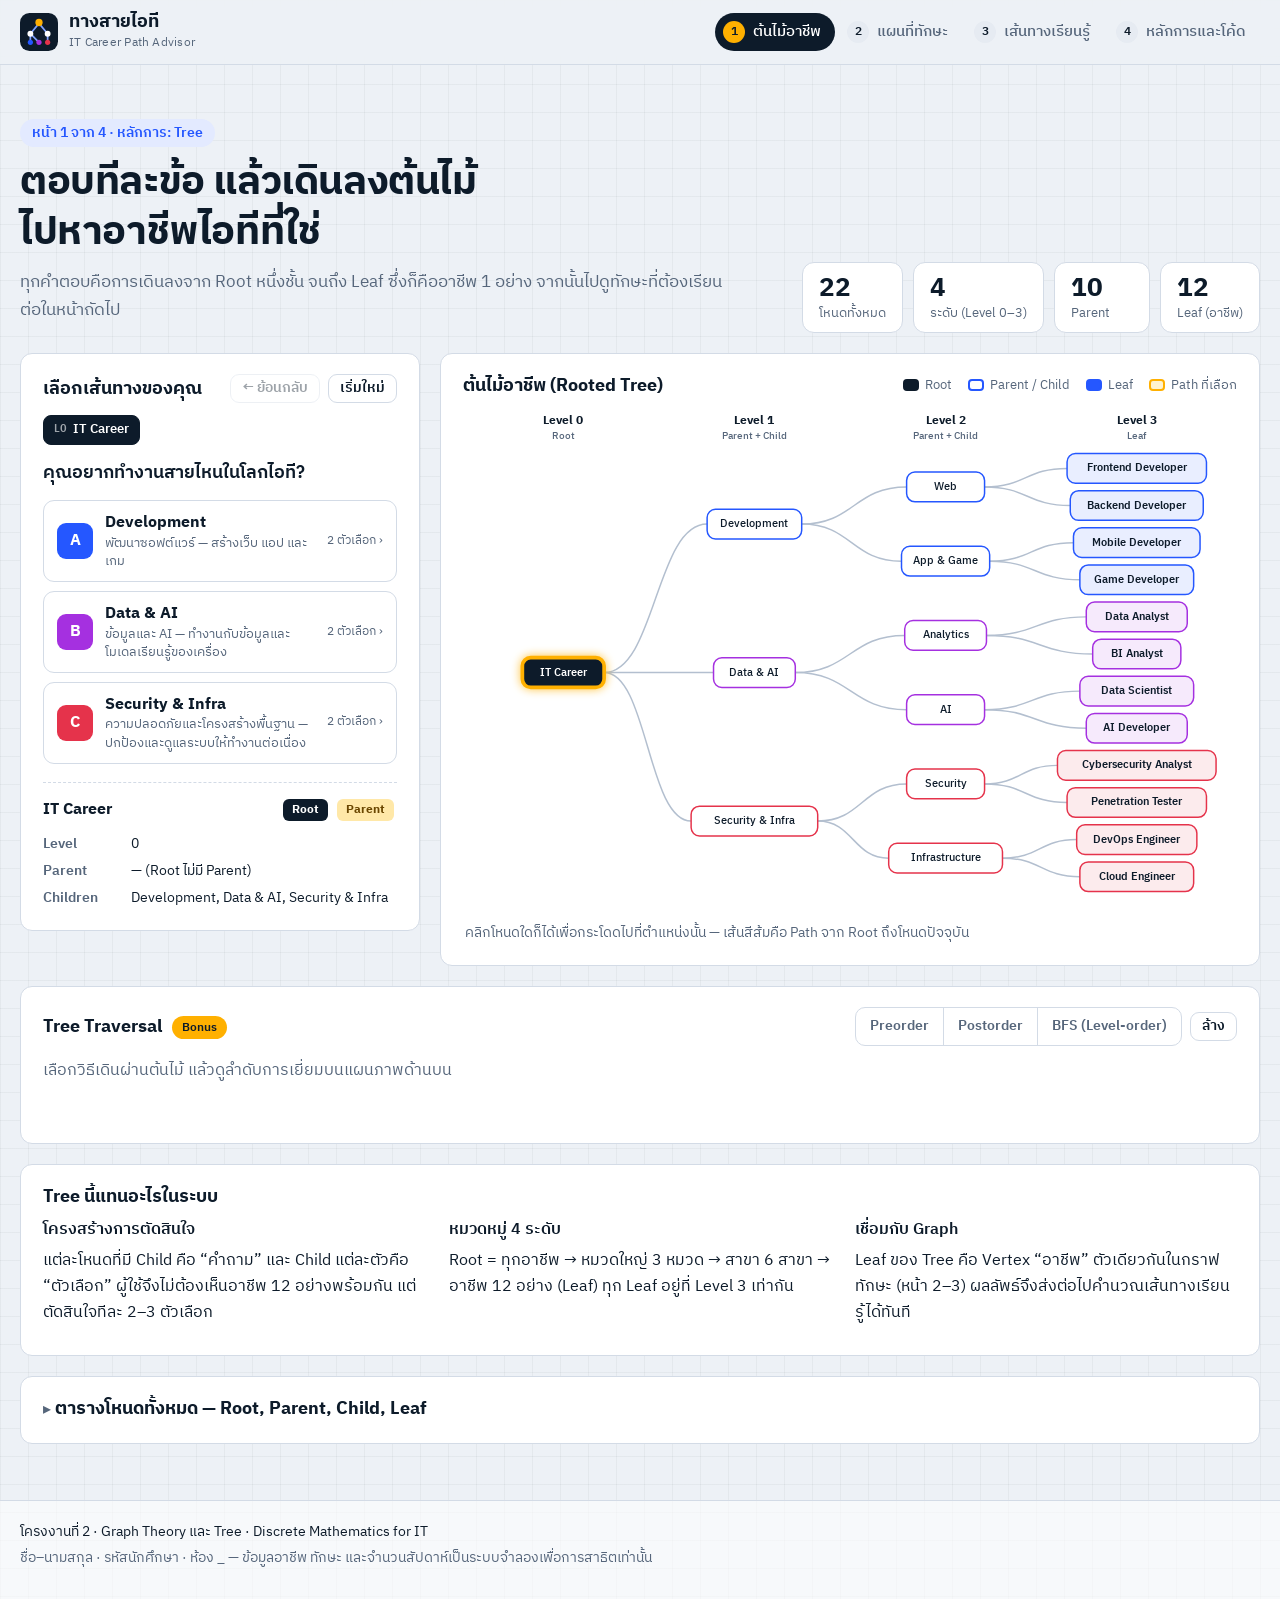
<file: index.html>
<!doctype html>
<html lang="th">
<head>
  <meta charset="utf-8">
  <meta name="viewport" content="width=device-width, initial-scale=1">
  <title>ต้นไม้อาชีพ · ทางสายไอที</title>
  <meta name="description" content="เลือกสายอาชีพไอทีด้วยต้นไม้การตัดสินใจ (Rooted Tree) — โครงงาน Graph Theory และ Tree">
  <link rel="icon" href="data:image/svg+xml,%3Csvg xmlns='http://www.w3.org/2000/svg' viewBox='0 0 100 100'%3E%3Ctext y='.9em' font-size='90'%3E%F0%9F%8C%B3%3C/text%3E%3C/svg%3E">
  <link rel="preconnect" href="https://fonts.googleapis.com">
  <link rel="preconnect" href="https://fonts.gstatic.com" crossorigin>
  <link href="https://fonts.googleapis.com/css2?family=IBM+Plex+Mono:wght@400;500;600&family=IBM+Plex+Sans+Thai:wght@400;500;600;700&display=swap" rel="stylesheet">
  <link rel="stylesheet" href="css/style.css">
</head>
<body>
<main class="wrap">

  <section class="hero">
    <div>
      <p class="tag">หน้า 1 จาก 4 · หลักการ: Tree</p>
      <h1>ตอบทีละข้อ แล้วเดินลงต้นไม้<br>ไปหาอาชีพไอทีที่ใช่</h1>
      <p class="lead">ทุกคำตอบคือการเดินลงจาก Root หนึ่งชั้น จนถึง Leaf ซึ่งก็คืออาชีพ 1 อย่าง จากนั้นไปดูทักษะที่ต้องเรียนต่อในหน้าถัดไป</p>
    </div>
    <div class="stats" id="treeStats"></div>
  </section>

  <section class="grid-side">
    <div class="card">
      <div class="card-h">
        <h2>เลือกเส้นทางของคุณ</h2>
        <div class="row">
          <button class="btn sm" id="btnBack">← ย้อนกลับ</button>
          <button class="btn sm" id="btnReset">เริ่มใหม่</button>
        </div>
      </div>
      <div id="crumbs" class="crumbs" aria-label="Path จาก Root"></div>
      <div id="decision"></div>
      <div class="rolebox" id="roles"></div>
    </div>

    <div class="card">
      <div class="card-h">
        <h2>ต้นไม้อาชีพ (Rooted Tree)</h2>
        <div class="legend">
          <span><i class="sw root"></i>Root</span>
          <span><i class="sw parent"></i>Parent / Child</span>
          <span><i class="sw leaf"></i>Leaf</span>
          <span><i class="sw path"></i>Path ที่เลือก</span>
        </div>
      </div>
      <div class="gv-wrap flat"><svg id="tsvg" class="gv tv" role="img" aria-label="ต้นไม้อาชีพ 4 ระดับ"></svg></div>
      <p class="hint">คลิกโหนดใดก็ได้เพื่อกระโดดไปที่ตำแหน่งนั้น — เส้นสีส้มคือ Path จาก Root ถึงโหนดปัจจุบัน</p>
    </div>
  </section>

  <section class="card">
    <div class="card-h">
      <h2>Tree Traversal <span class="badge-bonus">Bonus</span></h2>
      <div class="row">
        <div class="seg" id="travSeg">
          <button data-k="pre">Preorder</button>
          <button data-k="post">Postorder</button>
          <button data-k="level">BFS (Level-order)</button>
        </div>
        <button class="btn sm" id="travClear">ล้าง</button>
      </div>
    </div>
    <p id="travDesc" class="muted">เลือกวิธีเดินผ่านต้นไม้ แล้วดูลำดับการเยี่ยมบนแผนภาพด้านบน</p>
    <div id="travOut" class="ordlist"></div>
  </section>

  <section class="card">
    <div class="card-h"><h2>Tree นี้แทนอะไรในระบบ</h2></div>
    <div class="cols-3">
      <div>
        <h3>โครงสร้างการตัดสินใจ</h3>
        <p>แต่ละโหนดที่มี Child คือ “คำถาม” และ Child แต่ละตัวคือ “ตัวเลือก” ผู้ใช้จึงไม่ต้องเห็นอาชีพ 12 อย่างพร้อมกัน แต่ตัดสินใจทีละ 2–3 ตัวเลือก</p>
      </div>
      <div>
        <h3>หมวดหมู่ 4 ระดับ</h3>
        <p>Root = ทุกอาชีพ → หมวดใหญ่ 3 หมวด → สาขา 6 สาขา → อาชีพ 12 อย่าง (Leaf) ทุก Leaf อยู่ที่ Level 3 เท่ากัน</p>
      </div>
      <div>
        <h3>เชื่อมกับ Graph</h3>
        <p>Leaf ของ Tree คือ Vertex “อาชีพ” ตัวเดียวกันในกราฟทักษะ (หน้า 2–3) ผลลัพธ์จึงส่งต่อไปคำนวณเส้นทางเรียนรู้ได้ทันที</p>
      </div>
    </div>
  </section>

  <section class="card">
    <details>
      <summary><h2 class="inline">ตารางโหนดทั้งหมด — Root, Parent, Child, Leaf</h2></summary>
      <div class="table-wrap">
        <table class="tbl" id="nodeTable">
          <thead><tr><th>โหนด</th><th class="c">Level</th><th>Parent</th><th>Children</th><th class="c">Leaf ใต้โหนด</th><th>บทบาท</th></tr></thead>
          <tbody></tbody>
        </table>
      </div>
    </details>
  </section>

</main>
<script src="js/data.js"></script>
<script src="js/algorithms.js"></script>
<script src="js/common.js"></script>
<script src="js/tree.js"></script>
</body>
</html>
</file>
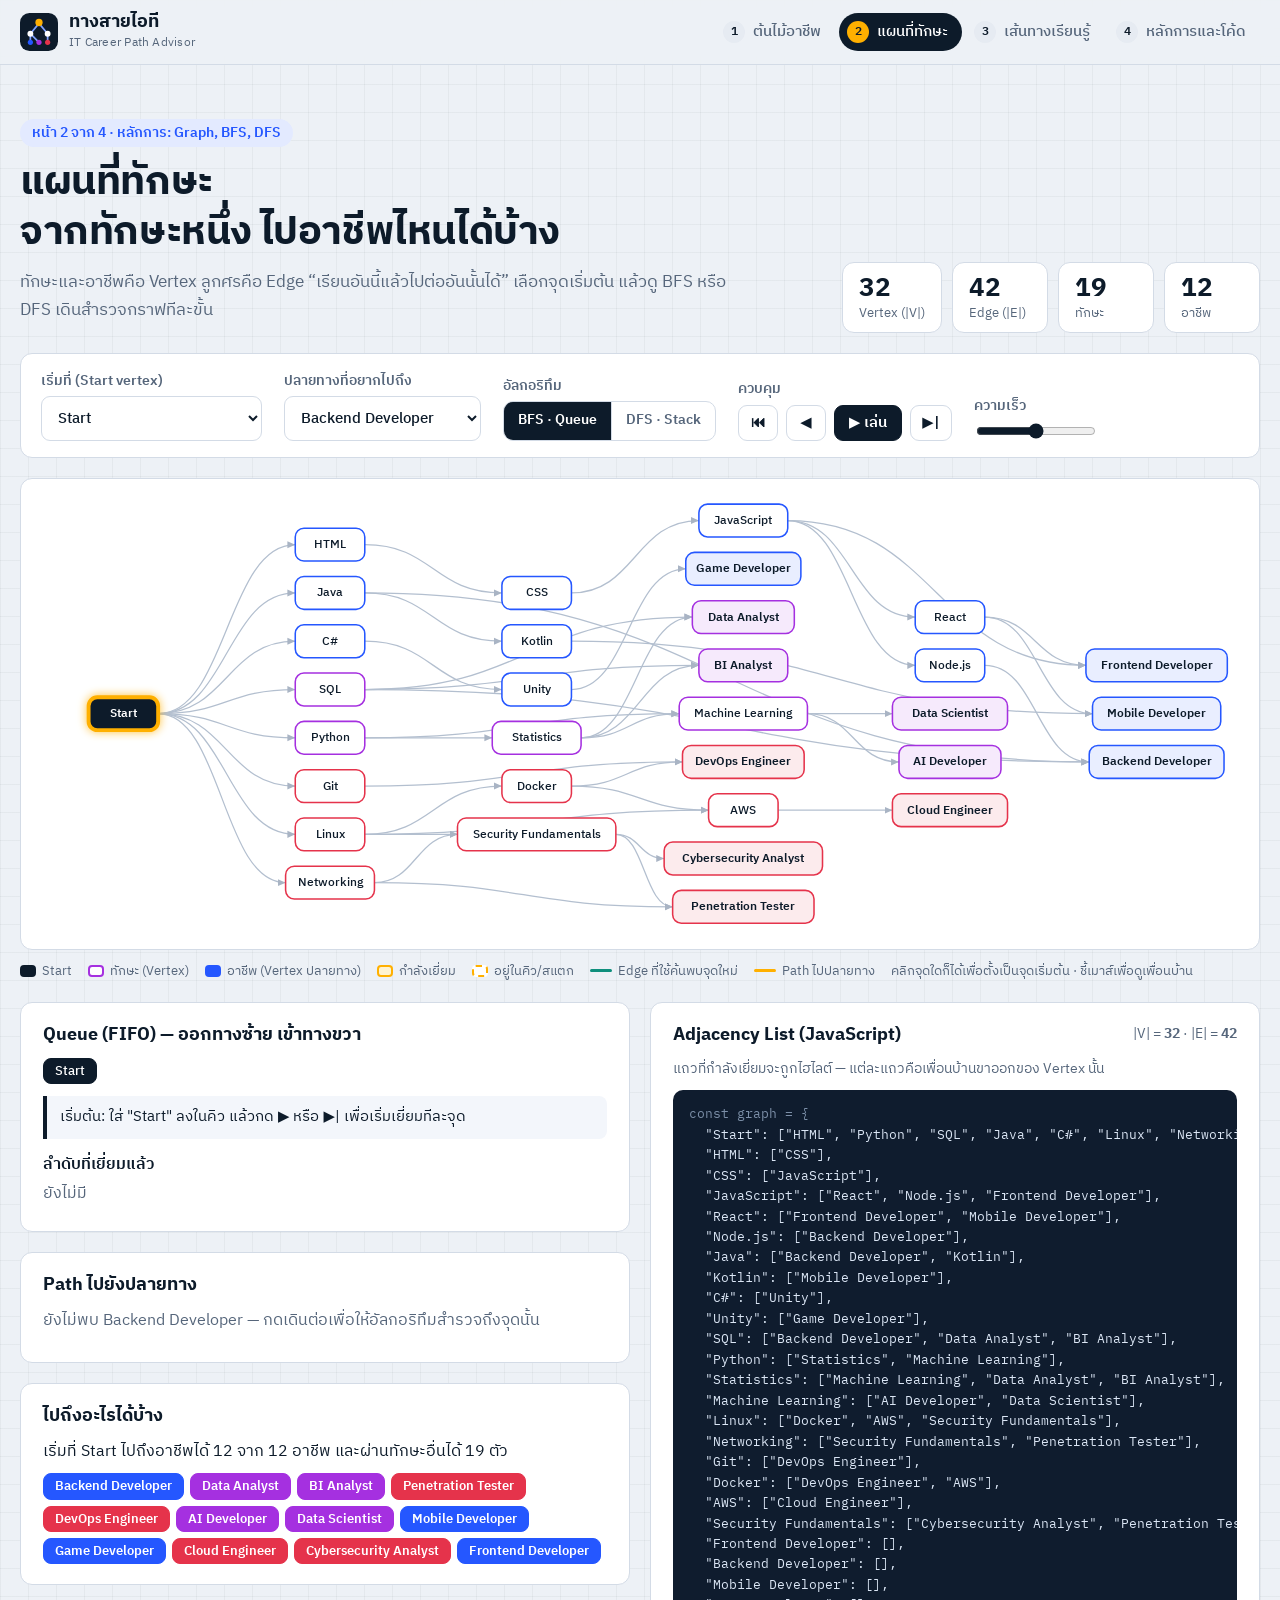
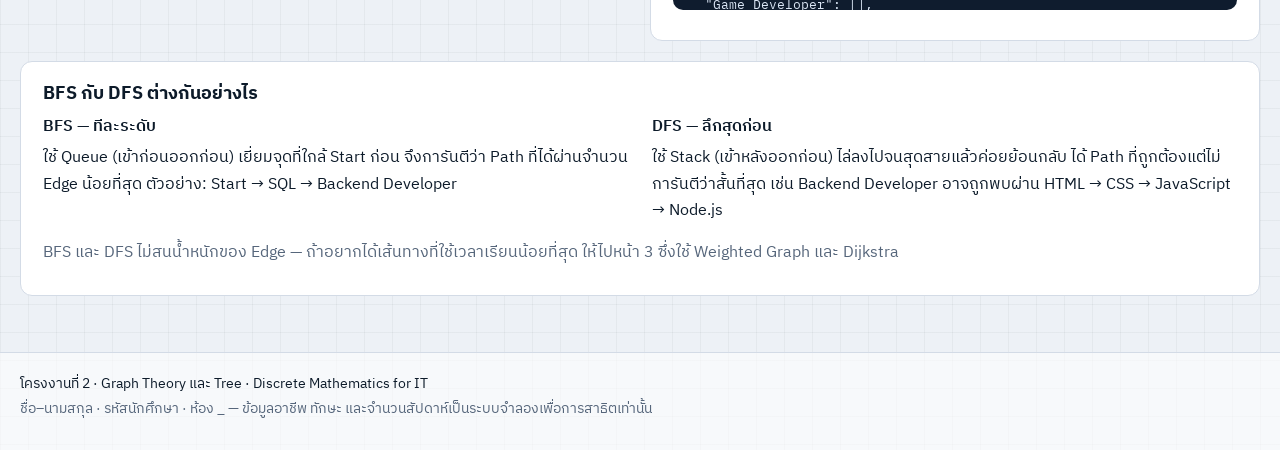
<file: graph.html>
<!doctype html>
<html lang="th">
<head>
  <meta charset="utf-8">
  <meta name="viewport" content="width=device-width, initial-scale=1">
  <title>แผนที่ทักษะ · ทางสายไอที</title>
  <meta name="description" content="กราฟทักษะและอาชีพไอที พร้อมสาธิต BFS และ DFS ทีละขั้น — โครงงาน Graph Theory และ Tree">
  <link rel="icon" href="data:image/svg+xml,%3Csvg xmlns='http://www.w3.org/2000/svg' viewBox='0 0 100 100'%3E%3Ctext y='.9em' font-size='90'%3E%F0%9F%8C%B3%3C/text%3E%3C/svg%3E">
  <link rel="preconnect" href="https://fonts.googleapis.com">
  <link rel="preconnect" href="https://fonts.gstatic.com" crossorigin>
  <link href="https://fonts.googleapis.com/css2?family=IBM+Plex+Mono:wght@400;500;600&family=IBM+Plex+Sans+Thai:wght@400;500;600;700&display=swap" rel="stylesheet">
  <link rel="stylesheet" href="css/style.css">
</head>
<body>
<main class="wrap">

  <section class="hero">
    <div>
      <p class="tag">หน้า 2 จาก 4 · หลักการ: Graph, BFS, DFS</p>
      <h1>แผนที่ทักษะ<br>จากทักษะหนึ่ง ไปอาชีพไหนได้บ้าง</h1>
      <p class="lead">ทักษะและอาชีพคือ Vertex ลูกศรคือ Edge “เรียนอันนี้แล้วไปต่ออันนั้นได้” เลือกจุดเริ่มต้น แล้วดู BFS หรือ DFS เดินสำรวจกราฟทีละขั้น</p>
    </div>
    <div class="stats" id="graphStats"></div>
  </section>

  <section class="card toolbar" aria-label="ตัวควบคุม">
    <label>เริ่มที่ (Start vertex)
      <select id="startSel"></select>
    </label>
    <label>ปลายทางที่อยากไปถึง
      <select id="targetSel"></select>
    </label>
    <div class="field">
      <span class="lbl">อัลกอริทึม</span>
      <div class="seg" id="algoSeg">
        <button data-a="BFS">BFS · Queue</button>
        <button data-a="DFS">DFS · Stack</button>
      </div>
    </div>
    <div class="field">
      <span class="lbl">ควบคุม</span>
      <div class="row">
        <button class="btn icon" id="btnReset" title="กลับไปเริ่มต้น" aria-label="กลับไปเริ่มต้น">⏮</button>
        <button class="btn icon" id="btnPrev" title="ถอยหนึ่งขั้น" aria-label="ถอยหนึ่งขั้น">◀</button>
        <button class="btn primary" id="btnPlay">▶ เล่น</button>
        <button class="btn icon" id="btnNext" title="เดินหนึ่งขั้น" aria-label="เดินหนึ่งขั้น">▶|</button>
      </div>
    </div>
    <label>ความเร็ว
      <input type="range" id="speed" min="1" max="5" value="3">
    </label>
  </section>

  <section>
    <div class="gv-wrap" id="gwrap"><svg id="gsvg" class="gv" role="img" aria-label="กราฟทักษะและอาชีพ 32 จุด"></svg></div>
    <div class="legend under">
      <span><i class="sw start"></i>Start</span>
      <span><i class="sw skill"></i>ทักษะ (Vertex)</span>
      <span><i class="sw career"></i>อาชีพ (Vertex ปลายทาง)</span>
      <span><i class="sw cur"></i>กำลังเยี่ยม</span>
      <span><i class="sw front"></i>อยู่ในคิว/สแตก</span>
      <span><i class="ln tree"></i>Edge ที่ใช้ค้นพบจุดใหม่</span>
      <span><i class="ln path"></i>Path ไปปลายทาง</span>
      <span class="muted">คลิกจุดใดก็ได้เพื่อตั้งเป็นจุดเริ่มต้น · ชี้เมาส์เพื่อดูเพื่อนบ้าน</span>
    </div>
  </section>

  <section class="grid-2">
    <div class="stack">
      <div class="card">
        <div class="card-h"><h2 id="dsTitle">Queue</h2></div>
        <div id="dsItems" class="chips"></div>
        <p id="note" class="note-box"></p>
        <div class="card-h sub"><h3>ลำดับที่เยี่ยมแล้ว</h3></div>
        <div id="orderList" class="ordlist"></div>
      </div>

      <div class="card">
        <div class="card-h"><h2>Path ไปยังปลายทาง</h2></div>
        <div id="pathBox"></div>
      </div>

      <div class="card">
        <div class="card-h"><h2>ไปถึงอะไรได้บ้าง</h2></div>
        <div id="reach"></div>
      </div>
    </div>

    <div class="card">
      <div class="card-h">
        <h2>Adjacency List (JavaScript)</h2>
        <span class="muted small">|V| = <b id="vCount"></b> · |E| = <b id="eCount"></b></span>
      </div>
      <p class="muted small">แถวที่กำลังเยี่ยมจะถูกไฮไลต์ — แต่ละแถวคือเพื่อนบ้านขาออกของ Vertex นั้น</p>
      <pre class="code adj" id="adj" aria-label="Adjacency List"></pre>
    </div>
  </section>

  <section class="card">
    <div class="card-h"><h2>BFS กับ DFS ต่างกันอย่างไร</h2></div>
    <div class="cols-2">
      <div>
        <h3>BFS — ทีละระดับ</h3>
        <p>ใช้ Queue (เข้าก่อนออกก่อน) เยี่ยมจุดที่ใกล้ Start ก่อน จึงการันตีว่า Path ที่ได้ผ่านจำนวน Edge น้อยที่สุด ตัวอย่าง: Start → SQL → Backend Developer</p>
      </div>
      <div>
        <h3>DFS — ลึกสุดก่อน</h3>
        <p>ใช้ Stack (เข้าหลังออกก่อน) ไล่ลงไปจนสุดสายแล้วค่อยย้อนกลับ ได้ Path ที่ถูกต้องแต่ไม่การันตีว่าสั้นที่สุด เช่น Backend Developer อาจถูกพบผ่าน HTML → CSS → JavaScript → Node.js</p>
      </div>
    </div>
    <p class="muted">BFS และ DFS ไม่สนน้ำหนักของ Edge — ถ้าอยากได้เส้นทางที่ใช้เวลาเรียนน้อยที่สุด ให้ไปหน้า 3 ซึ่งใช้ Weighted Graph และ Dijkstra</p>
  </section>

</main>
<script src="js/data.js"></script>
<script src="js/algorithms.js"></script>
<script src="js/common.js"></script>
<script src="js/graphview.js"></script>
<script src="js/graph.js"></script>
</body>
</html>
</file>
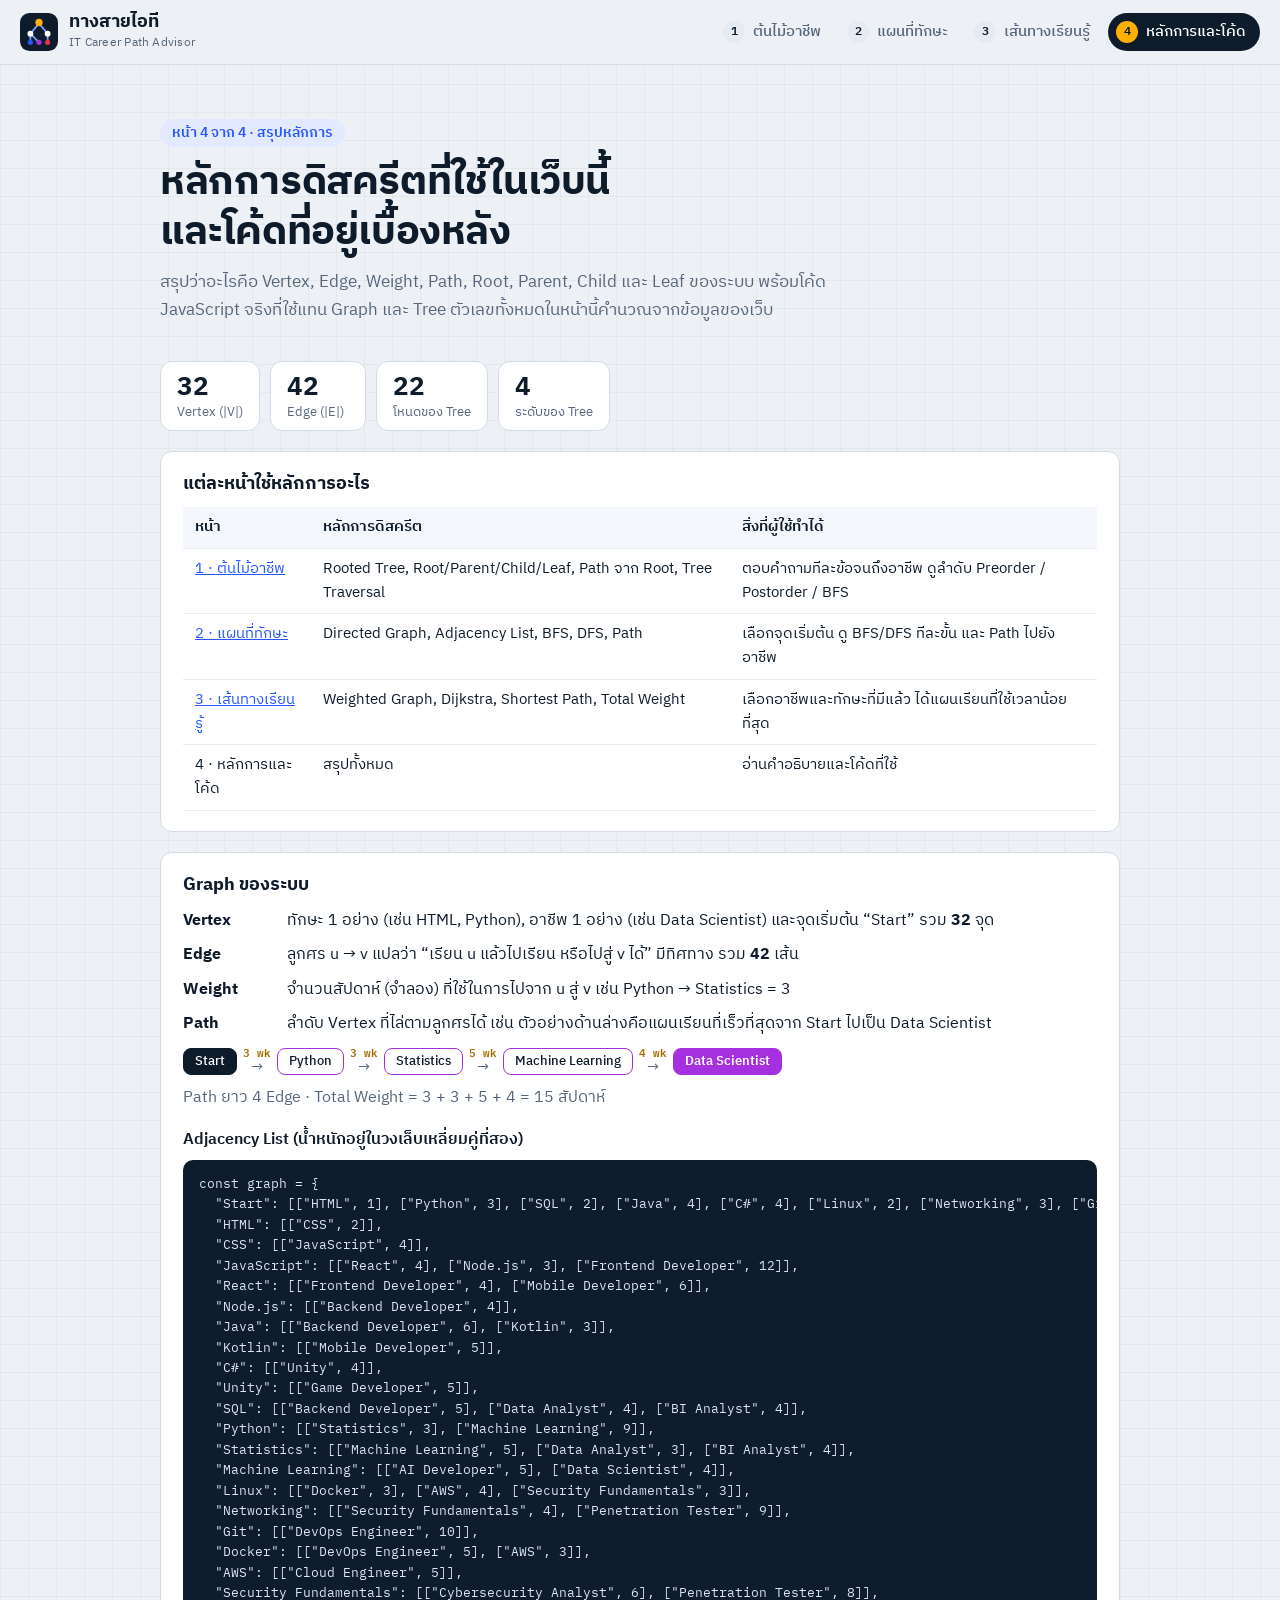
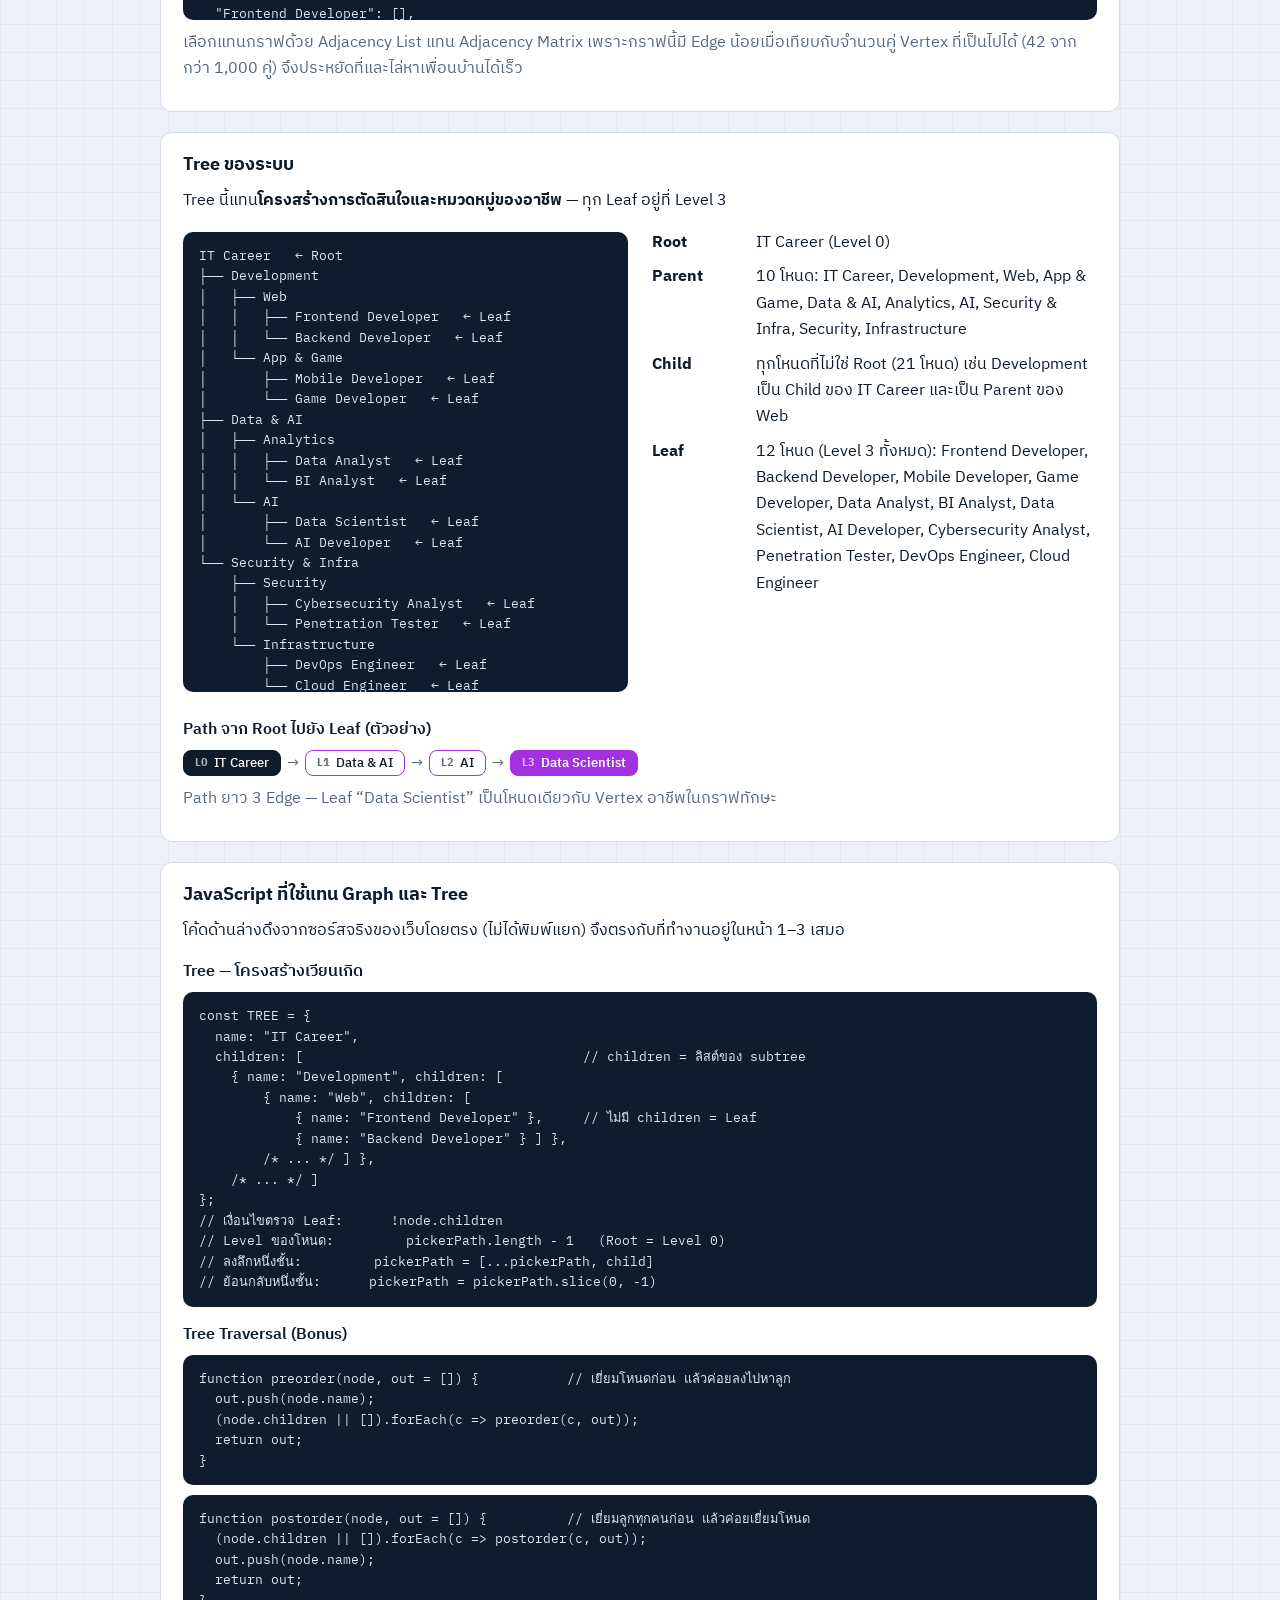
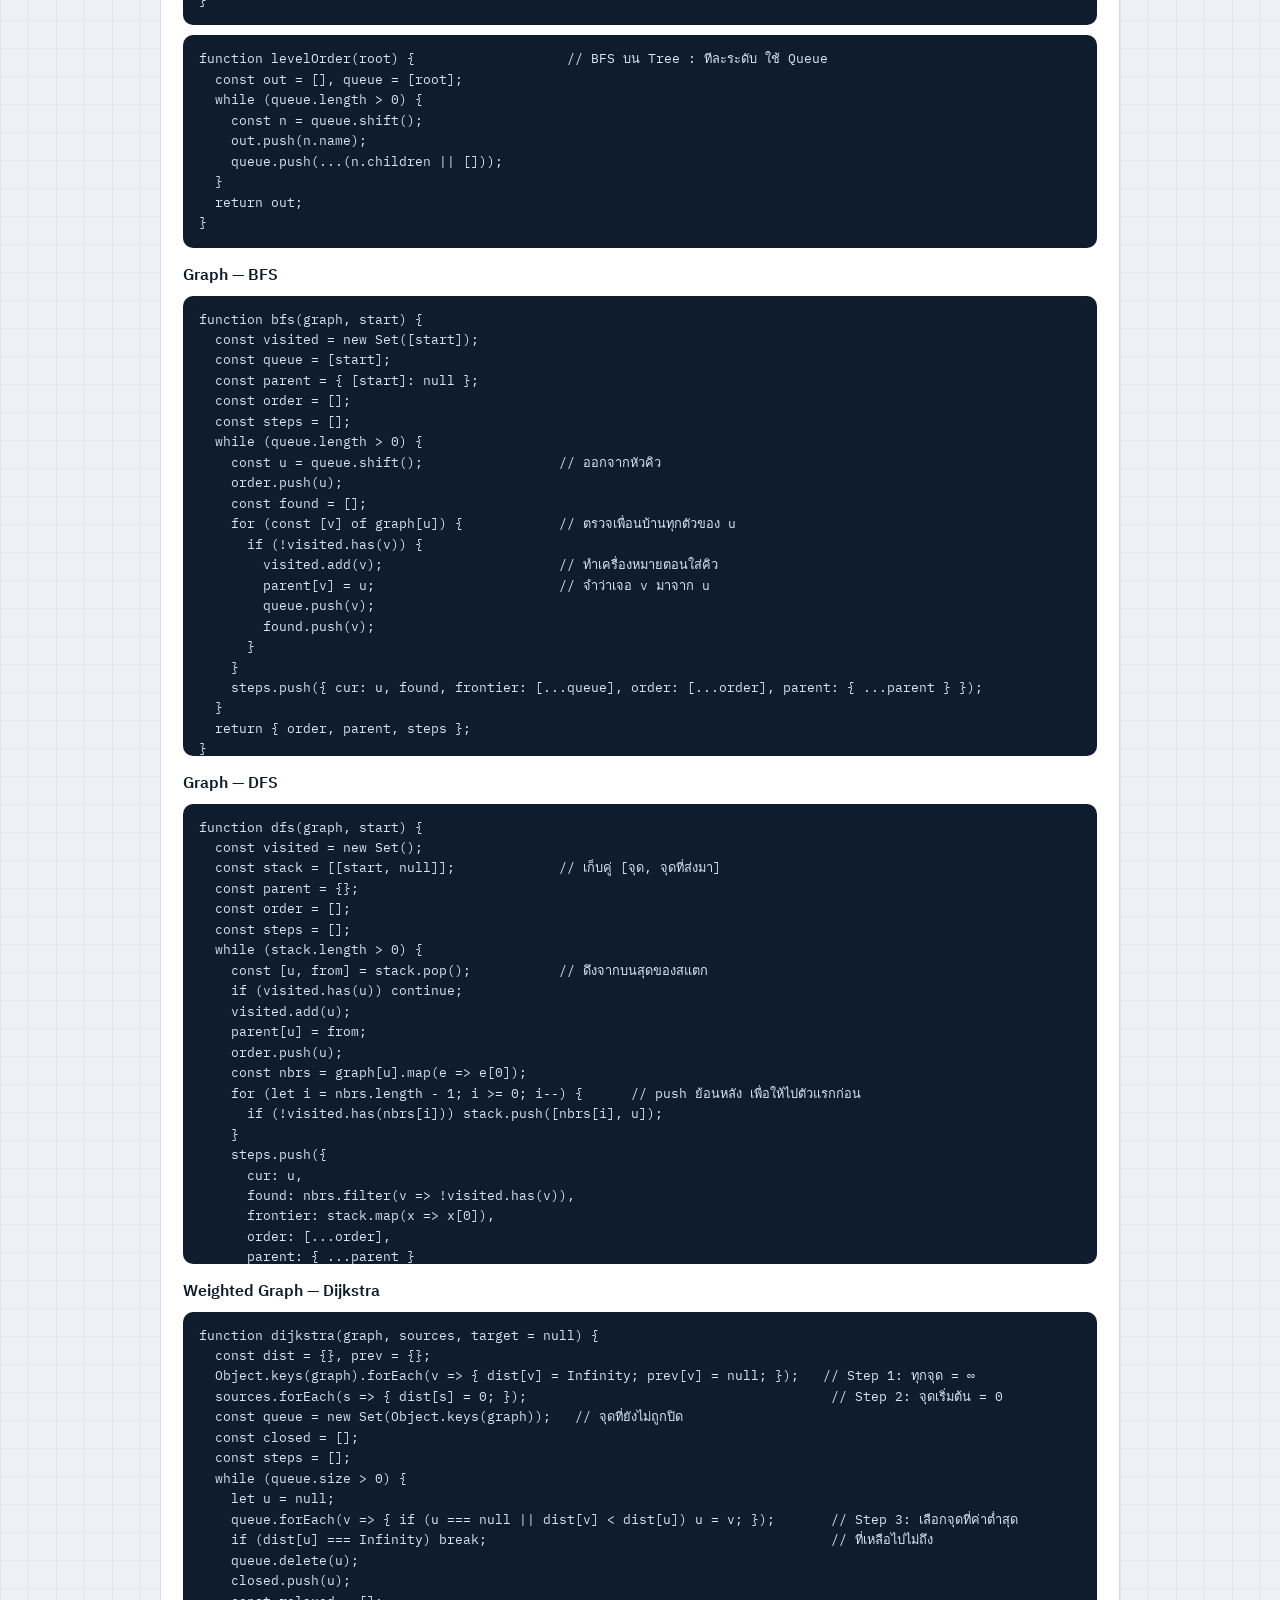
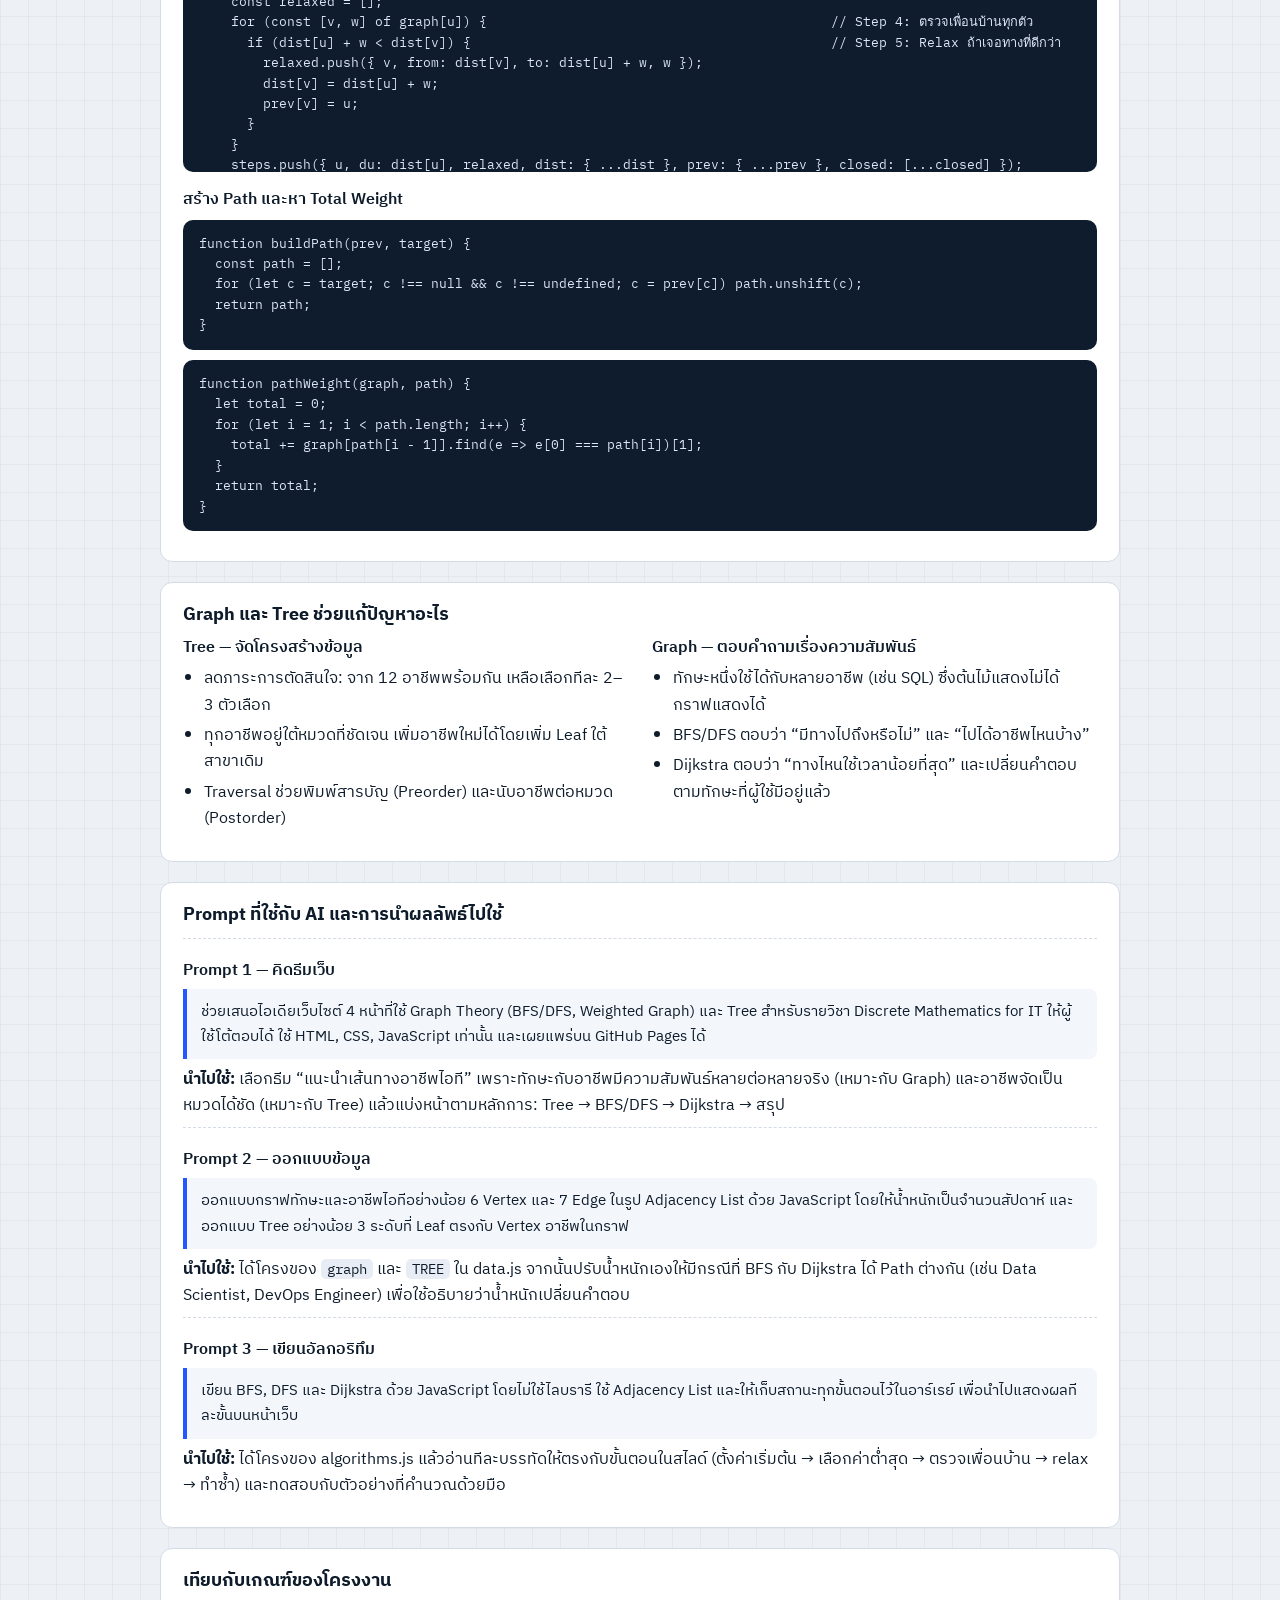
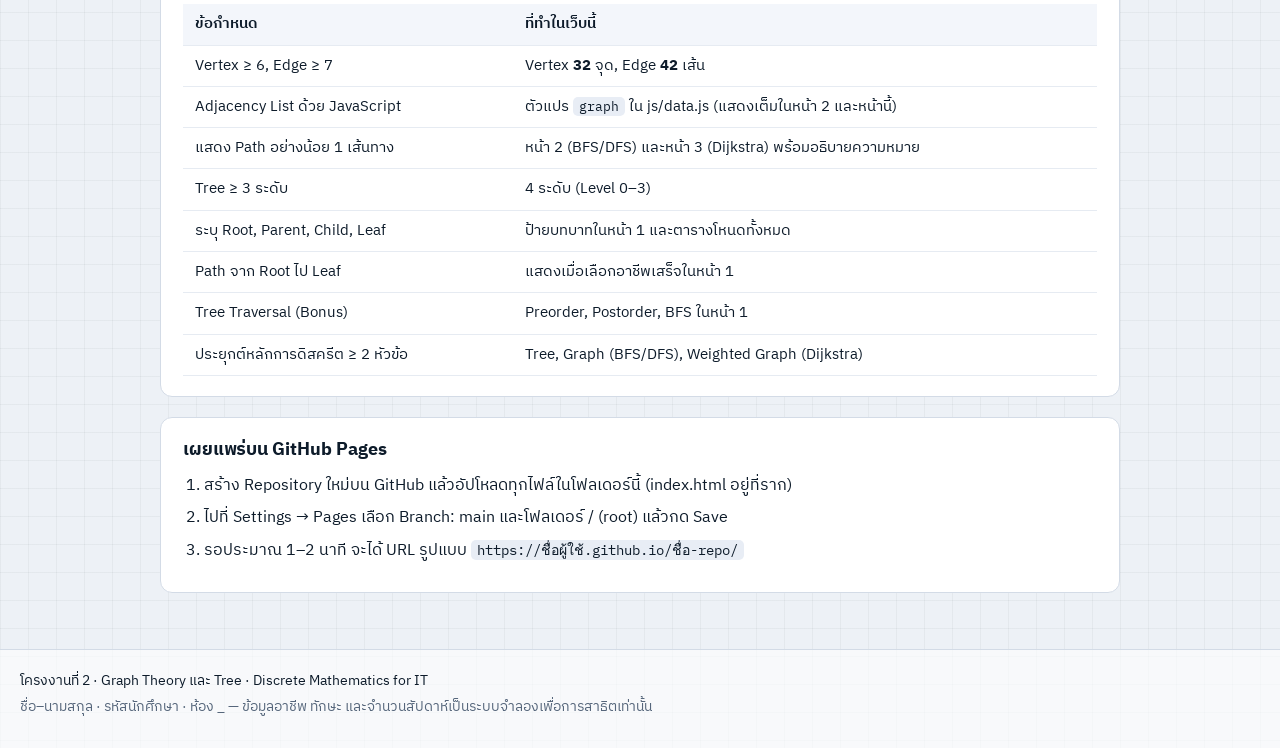
<file: report.html>
<!doctype html>
<html lang="th">
<head>
  <meta charset="utf-8">
  <meta name="viewport" content="width=device-width, initial-scale=1">
  <title>หลักการและโค้ด · ทางสายไอที</title>
  <meta name="description" content="สรุป Vertex, Edge, Adjacency List, Path, Tree และโค้ด JavaScript ที่ใช้ — โครงงาน Graph Theory และ Tree">
  <link rel="icon" href="data:image/svg+xml,%3Csvg xmlns='http://www.w3.org/2000/svg' viewBox='0 0 100 100'%3E%3Ctext y='.9em' font-size='90'%3E%F0%9F%8C%B3%3C/text%3E%3C/svg%3E">
  <link rel="preconnect" href="https://fonts.googleapis.com">
  <link rel="preconnect" href="https://fonts.gstatic.com" crossorigin>
  <link href="https://fonts.googleapis.com/css2?family=IBM+Plex+Mono:wght@400;500;600&family=IBM+Plex+Sans+Thai:wght@400;500;600;700&display=swap" rel="stylesheet">
  <link rel="stylesheet" href="css/style.css">
</head>
<body>
<main class="wrap narrow">

  <section class="hero">
    <div>
      <p class="tag">หน้า 4 จาก 4 · สรุปหลักการ</p>
      <h1>หลักการดิสครีตที่ใช้ในเว็บนี้<br>และโค้ดที่อยู่เบื้องหลัง</h1>
      <p class="lead">สรุปว่าอะไรคือ Vertex, Edge, Weight, Path, Root, Parent, Child และ Leaf ของระบบ พร้อมโค้ด JavaScript จริงที่ใช้แทน Graph และ Tree ตัวเลขทั้งหมดในหน้านี้คำนวณจากข้อมูลของเว็บ</p>
    </div>
    <div class="stats" id="rStats"></div>
  </section>

  <section class="card">
    <div class="card-h"><h2>แต่ละหน้าใช้หลักการอะไร</h2></div>
    <div class="table-wrap">
      <table class="tbl">
        <thead><tr><th>หน้า</th><th>หลักการดิสครีต</th><th>สิ่งที่ผู้ใช้ทำได้</th></tr></thead>
        <tbody>
          <tr><td><a href="index.html">1 · ต้นไม้อาชีพ</a></td><td>Rooted Tree, Root/Parent/Child/Leaf, Path จาก Root, Tree Traversal</td><td>ตอบคำถามทีละข้อจนถึงอาชีพ ดูลำดับ Preorder / Postorder / BFS</td></tr>
          <tr><td><a href="graph.html">2 · แผนที่ทักษะ</a></td><td>Directed Graph, Adjacency List, BFS, DFS, Path</td><td>เลือกจุดเริ่มต้น ดู BFS/DFS ทีละขั้น และ Path ไปยังอาชีพ</td></tr>
          <tr><td><a href="roadmap.html">3 · เส้นทางเรียนรู้</a></td><td>Weighted Graph, Dijkstra, Shortest Path, Total Weight</td><td>เลือกอาชีพและทักษะที่มีแล้ว ได้แผนเรียนที่ใช้เวลาน้อยที่สุด</td></tr>
          <tr><td>4 · หลักการและโค้ด</td><td>สรุปทั้งหมด</td><td>อ่านคำอธิบายและโค้ดที่ใช้</td></tr>
        </tbody>
      </table>
    </div>
  </section>

  <section class="card">
    <div class="card-h"><h2>Graph ของระบบ</h2></div>
    <dl class="defs">
      <dt>Vertex</dt>
      <dd>ทักษะ 1 อย่าง (เช่น HTML, Python), อาชีพ 1 อย่าง (เช่น Data Scientist) และจุดเริ่มต้น “Start” รวม <b class="v-count"></b> จุด</dd>
      <dt>Edge</dt>
      <dd>ลูกศร u → v แปลว่า “เรียน u แล้วไปเรียน หรือไปสู่ v ได้” มีทิศทาง รวม <b class="e-count"></b> เส้น</dd>
      <dt>Weight</dt>
      <dd>จำนวนสัปดาห์ (จำลอง) ที่ใช้ในการไปจาก u สู่ v เช่น Python → Statistics = 3</dd>
      <dt>Path</dt>
      <dd>ลำดับ Vertex ที่ไล่ตามลูกศรได้ เช่น ตัวอย่างด้านล่างคือแผนเรียนที่เร็วที่สุดจาก Start ไปเป็น Data Scientist</dd>
    </dl>
    <div id="rPath"></div>
    <h3>Adjacency List (น้ำหนักอยู่ในวงเล็บเหลี่ยมคู่ที่สอง)</h3>
    <pre class="code" id="rAdj"></pre>
    <p class="muted">เลือกแทนกราฟด้วย Adjacency List แทน Adjacency Matrix เพราะกราฟนี้มี Edge น้อยเมื่อเทียบกับจำนวนคู่ Vertex ที่เป็นไปได้ (42 จากกว่า 1,000 คู่) จึงประหยัดที่และไล่หาเพื่อนบ้านได้เร็ว</p>
  </section>

  <section class="card">
    <div class="card-h"><h2>Tree ของระบบ</h2></div>
    <p>Tree นี้แทน<b>โครงสร้างการตัดสินใจและหมวดหมู่ของอาชีพ</b> — ทุก Leaf อยู่ที่ Level 3</p>
    <div class="cols-2">
      <pre class="code" id="rTree"></pre>
      <dl class="defs" id="rRoles"></dl>
    </div>
    <div id="rTreePath"></div>
  </section>

  <section class="card">
    <div class="card-h"><h2>JavaScript ที่ใช้แทน Graph และ Tree</h2></div>
    <p>โค้ดด้านล่างดึงจากซอร์สจริงของเว็บโดยตรง (ไม่ได้พิมพ์แยก) จึงตรงกับที่ทำงานอยู่ในหน้า 1–3 เสมอ</p>

    <h3>Tree — โครงสร้างเวียนเกิด</h3>
<pre class="code">const TREE = {
  name: "IT Career",
  children: [                                   // children = ลิสต์ของ subtree
    { name: "Development", children: [
        { name: "Web", children: [
            { name: "Frontend Developer" },     // ไม่มี children = Leaf
            { name: "Backend Developer" } ] },
        /* ... */ ] },
    /* ... */ ]
};
// เงื่อนไขตรวจ Leaf:      !node.children
// Level ของโหนด:         pickerPath.length - 1   (Root = Level 0)
// ลงลึกหนึ่งชั้น:         pickerPath = [...pickerPath, child]
// ย้อนกลับหนึ่งชั้น:      pickerPath = pickerPath.slice(0, -1)</pre>

    <h3>Tree Traversal (Bonus)</h3>
    <pre class="code" data-fn="preorder"></pre>
    <pre class="code" data-fn="postorder"></pre>
    <pre class="code" data-fn="levelOrder"></pre>

    <h3>Graph — BFS</h3>
    <pre class="code" data-fn="bfs"></pre>
    <h3>Graph — DFS</h3>
    <pre class="code" data-fn="dfs"></pre>
    <h3>Weighted Graph — Dijkstra</h3>
    <pre class="code" data-fn="dijkstra"></pre>
    <h3>สร้าง Path และหา Total Weight</h3>
    <pre class="code" data-fn="buildPath"></pre>
    <pre class="code" data-fn="pathWeight"></pre>
  </section>

  <section class="card">
    <div class="card-h"><h2>Graph และ Tree ช่วยแก้ปัญหาอะไร</h2></div>
    <div class="cols-2">
      <div>
        <h3>Tree — จัดโครงสร้างข้อมูล</h3>
        <ul>
          <li>ลดภาระการตัดสินใจ: จาก 12 อาชีพพร้อมกัน เหลือเลือกทีละ 2–3 ตัวเลือก</li>
          <li>ทุกอาชีพอยู่ใต้หมวดที่ชัดเจน เพิ่มอาชีพใหม่ได้โดยเพิ่ม Leaf ใต้สาขาเดิม</li>
          <li>Traversal ช่วยพิมพ์สารบัญ (Preorder) และนับอาชีพต่อหมวด (Postorder)</li>
        </ul>
      </div>
      <div>
        <h3>Graph — ตอบคำถามเรื่องความสัมพันธ์</h3>
        <ul>
          <li>ทักษะหนึ่งใช้ได้กับหลายอาชีพ (เช่น SQL) ซึ่งต้นไม้แสดงไม่ได้ กราฟแสดงได้</li>
          <li>BFS/DFS ตอบว่า “มีทางไปถึงหรือไม่” และ “ไปได้อาชีพไหนบ้าง”</li>
          <li>Dijkstra ตอบว่า “ทางไหนใช้เวลาน้อยที่สุด” และเปลี่ยนคำตอบตามทักษะที่ผู้ใช้มีอยู่แล้ว</li>
        </ul>
      </div>
    </div>
  </section>

  <!-- TODO: แก้ Prompt ในส่วนนี้ให้ตรงกับ Prompt ที่นักศึกษาใช้กับ AI จริง -->
  <section class="card">
    <div class="card-h"><h2>Prompt ที่ใช้กับ AI และการนำผลลัพธ์ไปใช้</h2></div>
    <div class="prompt">
      <h3>Prompt 1 — คิดธีมเว็บ</h3>
      <blockquote>ช่วยเสนอไอเดียเว็บไซต์ 4 หน้าที่ใช้ Graph Theory (BFS/DFS, Weighted Graph) และ Tree สำหรับรายวิชา Discrete Mathematics for IT ให้ผู้ใช้โต้ตอบได้ ใช้ HTML, CSS, JavaScript เท่านั้น และเผยแพร่บน GitHub Pages ได้</blockquote>
      <p><b>นำไปใช้:</b> เลือกธีม “แนะนำเส้นทางอาชีพไอที” เพราะทักษะกับอาชีพมีความสัมพันธ์หลายต่อหลายจริง (เหมาะกับ Graph) และอาชีพจัดเป็นหมวดได้ชัด (เหมาะกับ Tree) แล้วแบ่งหน้าตามหลักการ: Tree → BFS/DFS → Dijkstra → สรุป</p>
    </div>
    <div class="prompt">
      <h3>Prompt 2 — ออกแบบข้อมูล</h3>
      <blockquote>ออกแบบกราฟทักษะและอาชีพไอทีอย่างน้อย 6 Vertex และ 7 Edge ในรูป Adjacency List ด้วย JavaScript โดยให้น้ำหนักเป็นจำนวนสัปดาห์ และออกแบบ Tree อย่างน้อย 3 ระดับที่ Leaf ตรงกับ Vertex อาชีพในกราฟ</blockquote>
      <p><b>นำไปใช้:</b> ได้โครงของ <code>graph</code> และ <code>TREE</code> ใน data.js จากนั้นปรับน้ำหนักเองให้มีกรณีที่ BFS กับ Dijkstra ได้ Path ต่างกัน (เช่น Data Scientist, DevOps Engineer) เพื่อใช้อธิบายว่าน้ำหนักเปลี่ยนคำตอบ</p>
    </div>
    <div class="prompt">
      <h3>Prompt 3 — เขียนอัลกอริทึม</h3>
      <blockquote>เขียน BFS, DFS และ Dijkstra ด้วย JavaScript โดยไม่ใช้ไลบรารี ใช้ Adjacency List และให้เก็บสถานะทุกขั้นตอนไว้ในอาร์เรย์ เพื่อนำไปแสดงผลทีละขั้นบนหน้าเว็บ</blockquote>
      <p><b>นำไปใช้:</b> ได้โครงของ algorithms.js แล้วอ่านทีละบรรทัดให้ตรงกับขั้นตอนในสไลด์ (ตั้งค่าเริ่มต้น → เลือกค่าต่ำสุด → ตรวจเพื่อนบ้าน → relax → ทำซ้ำ) และทดสอบกับตัวอย่างที่คำนวณด้วยมือ</p>
    </div>
  </section>

  <section class="card">
    <div class="card-h"><h2>เทียบกับเกณฑ์ของโครงงาน</h2></div>
    <div class="table-wrap">
      <table class="tbl">
        <thead><tr><th>ข้อกำหนด</th><th>ที่ทำในเว็บนี้</th></tr></thead>
        <tbody>
          <tr><td>Vertex ≥ 6, Edge ≥ 7</td><td>Vertex <b class="v-count"></b> จุด, Edge <b class="e-count"></b> เส้น</td></tr>
          <tr><td>Adjacency List ด้วย JavaScript</td><td>ตัวแปร <code>graph</code> ใน js/data.js (แสดงเต็มในหน้า 2 และหน้านี้)</td></tr>
          <tr><td>แสดง Path อย่างน้อย 1 เส้นทาง</td><td>หน้า 2 (BFS/DFS) และหน้า 3 (Dijkstra) พร้อมอธิบายความหมาย</td></tr>
          <tr><td>Tree ≥ 3 ระดับ</td><td>4 ระดับ (Level 0–3)</td></tr>
          <tr><td>ระบุ Root, Parent, Child, Leaf</td><td>ป้ายบทบาทในหน้า 1 และตารางโหนดทั้งหมด</td></tr>
          <tr><td>Path จาก Root ไป Leaf</td><td>แสดงเมื่อเลือกอาชีพเสร็จในหน้า 1</td></tr>
          <tr><td>Tree Traversal (Bonus)</td><td>Preorder, Postorder, BFS ในหน้า 1</td></tr>
          <tr><td>ประยุกต์หลักการดิสครีต ≥ 2 หัวข้อ</td><td>Tree, Graph (BFS/DFS), Weighted Graph (Dijkstra)</td></tr>
        </tbody>
      </table>
    </div>
  </section>

  <section class="card">
    <div class="card-h"><h2>เผยแพร่บน GitHub Pages</h2></div>
    <ol class="steps-list">
      <li>สร้าง Repository ใหม่บน GitHub แล้วอัปโหลดทุกไฟล์ในโฟลเดอร์นี้ (index.html อยู่ที่ราก)</li>
      <li>ไปที่ Settings → Pages เลือก Branch: main และโฟลเดอร์ / (root) แล้วกด Save</li>
      <li>รอประมาณ 1–2 นาที จะได้ URL รูปแบบ <code>https://ชื่อผู้ใช้.github.io/ชื่อ-repo/</code></li>
    </ol>
  </section>

</main>
<script src="js/data.js"></script>
<script src="js/algorithms.js"></script>
<script src="js/common.js"></script>
<script src="js/report.js"></script>
</body>
</html>
</file>
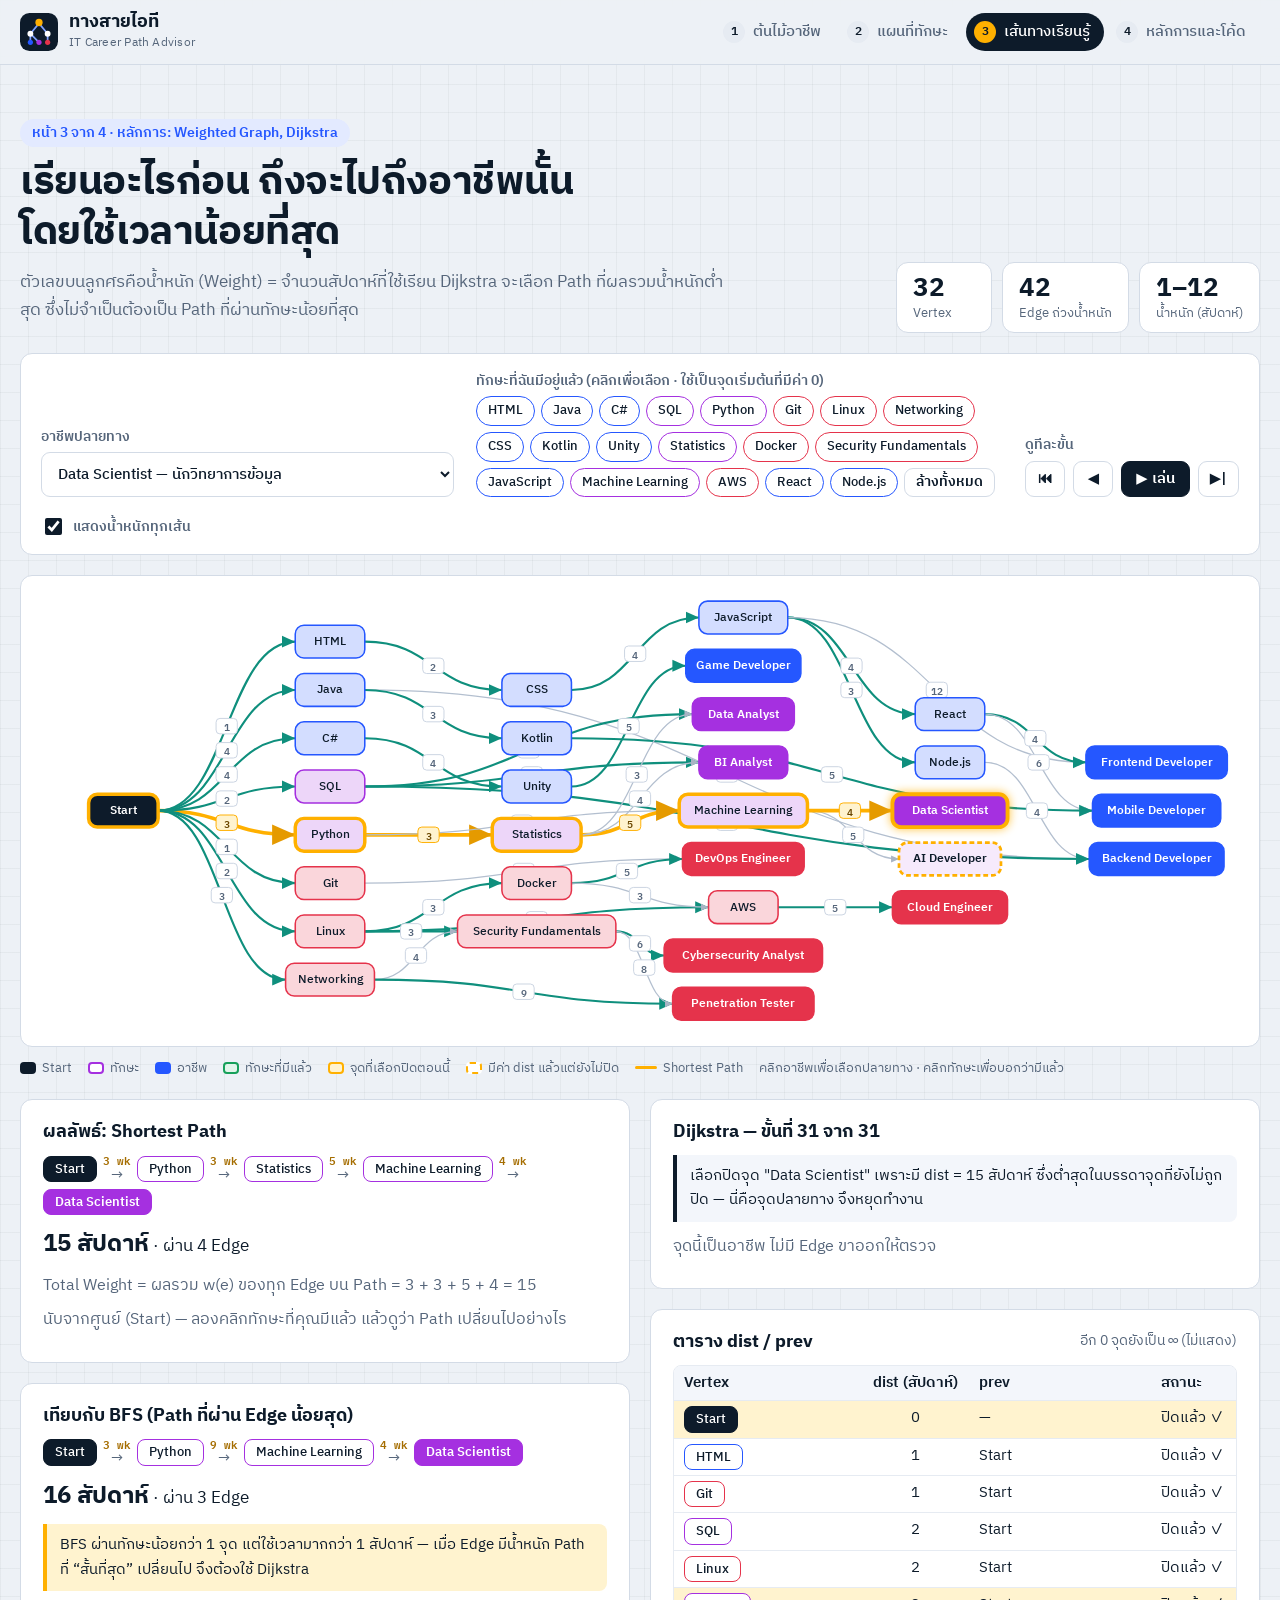
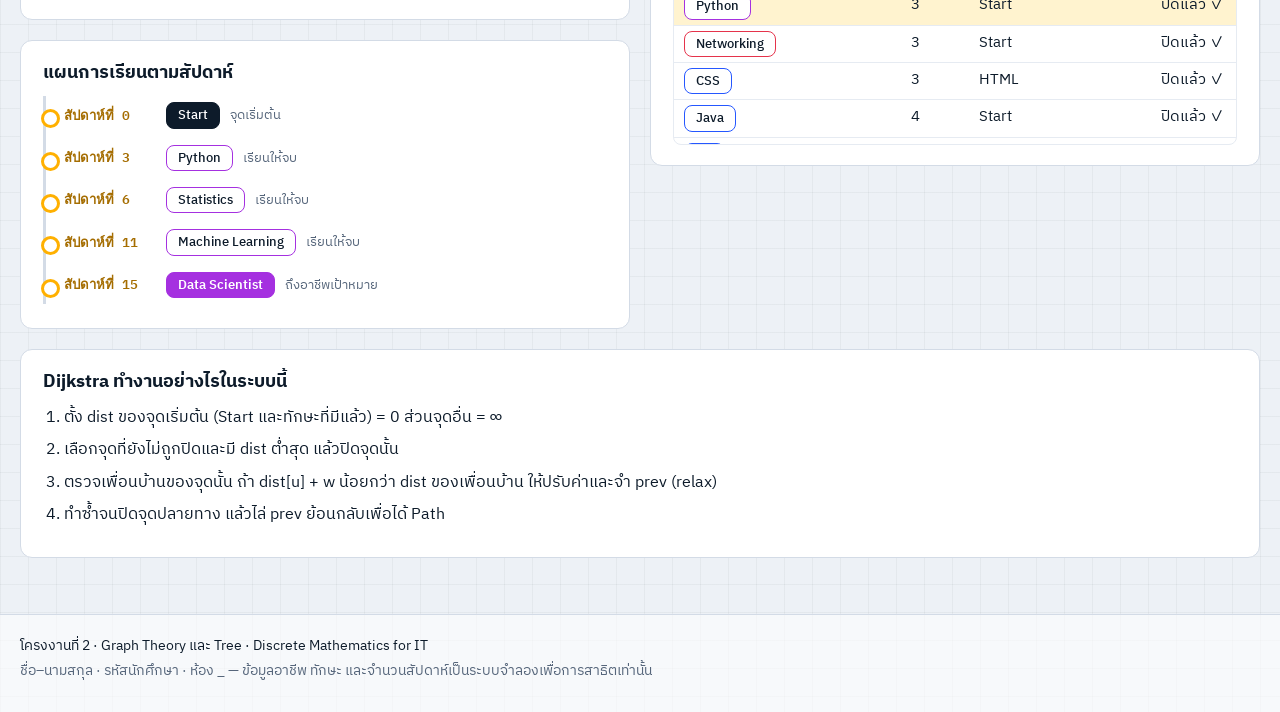
<file: roadmap.html>
<!doctype html>
<html lang="th">
<head>
  <meta charset="utf-8">
  <meta name="viewport" content="width=device-width, initial-scale=1">
  <title>เส้นทางเรียนรู้ · ทางสายไอที</title>
  <meta name="description" content="หาเส้นทางเรียนรู้ที่ใช้เวลาน้อยที่สุดด้วย Weighted Graph และ Dijkstra — โครงงาน Graph Theory และ Tree">
  <link rel="icon" href="data:image/svg+xml,%3Csvg xmlns='http://www.w3.org/2000/svg' viewBox='0 0 100 100'%3E%3Ctext y='.9em' font-size='90'%3E%F0%9F%8C%B3%3C/text%3E%3C/svg%3E">
  <link rel="preconnect" href="https://fonts.googleapis.com">
  <link rel="preconnect" href="https://fonts.gstatic.com" crossorigin>
  <link href="https://fonts.googleapis.com/css2?family=IBM+Plex+Mono:wght@400;500;600&family=IBM+Plex+Sans+Thai:wght@400;500;600;700&display=swap" rel="stylesheet">
  <link rel="stylesheet" href="css/style.css">
</head>
<body>
<main class="wrap">

  <section class="hero">
    <div>
      <p class="tag">หน้า 3 จาก 4 · หลักการ: Weighted Graph, Dijkstra</p>
      <h1>เรียนอะไรก่อน ถึงจะไปถึงอาชีพนั้น<br>โดยใช้เวลาน้อยที่สุด</h1>
      <p class="lead">ตัวเลขบนลูกศรคือน้ำหนัก (Weight) = จำนวนสัปดาห์ที่ใช้เรียน Dijkstra จะเลือก Path ที่ผลรวมน้ำหนักต่ำสุด ซึ่งไม่จำเป็นต้องเป็น Path ที่ผ่านทักษะน้อยที่สุด</p>
    </div>
    <div class="stats" id="rmStats"></div>
  </section>

  <section class="card toolbar" aria-label="ตัวควบคุม">
    <label>อาชีพปลายทาง
      <select id="targetSel"></select>
    </label>
    <div class="field wide">
      <span class="lbl">ทักษะที่ฉันมีอยู่แล้ว <span class="muted small">(คลิกเพื่อเลือก · ใช้เป็นจุดเริ่มต้นที่มีค่า 0)</span></span>
      <div class="chips toggles" id="knownChips"></div>
    </div>
    <div class="field">
      <span class="lbl">ดูทีละขั้น</span>
      <div class="row">
        <button class="btn icon" id="btnReset" title="กลับไปเริ่มต้น" aria-label="กลับไปเริ่มต้น">⏮</button>
        <button class="btn icon" id="btnPrev" title="ถอยหนึ่งขั้น" aria-label="ถอยหนึ่งขั้น">◀</button>
        <button class="btn primary" id="btnPlay">▶ เล่น</button>
        <button class="btn icon" id="btnNext" title="เดินหนึ่งขั้น" aria-label="เดินหนึ่งขั้น">▶|</button>
      </div>
    </div>
    <label class="check"><input type="checkbox" id="showW" checked> แสดงน้ำหนักทุกเส้น</label>
  </section>

  <section>
    <div class="gv-wrap show-w" id="gwrap"><svg id="rsvg" class="gv" role="img" aria-label="กราฟถ่วงน้ำหนัก"></svg></div>
    <div class="legend under">
      <span><i class="sw start"></i>Start</span>
      <span><i class="sw skill"></i>ทักษะ</span>
      <span><i class="sw career"></i>อาชีพ</span>
      <span><i class="sw known"></i>ทักษะที่มีแล้ว</span>
      <span><i class="sw cur"></i>จุดที่เลือกปิดตอนนี้</span>
      <span><i class="sw front"></i>มีค่า dist แล้วแต่ยังไม่ปิด</span>
      <span><i class="ln path"></i>Shortest Path</span>
      <span class="muted">คลิกอาชีพเพื่อเลือกปลายทาง · คลิกทักษะเพื่อบอกว่ามีแล้ว</span>
    </div>
  </section>

  <section class="grid-2">
    <div class="stack">
      <div class="card" id="resultCard">
        <div class="card-h"><h2>ผลลัพธ์: Shortest Path</h2></div>
        <div id="dijkstraBox"></div>
      </div>

      <div class="card">
        <div class="card-h"><h2>เทียบกับ BFS (Path ที่ผ่าน Edge น้อยสุด)</h2></div>
        <div id="compareBox"></div>
      </div>

      <div class="card">
        <div class="card-h"><h2>แผนการเรียนตามสัปดาห์</h2></div>
        <ol class="timeline" id="timeline"></ol>
      </div>
    </div>

    <div class="stack">
      <div class="card">
        <div class="card-h"><h2 id="stepTitle">ขั้นตอนของ Dijkstra</h2></div>
        <p id="stepNote" class="note-box"></p>
        <div id="relaxList"></div>
      </div>
      <div class="card">
        <div class="card-h"><h2>ตาราง dist / prev</h2><span class="muted small" id="tblInfo"></span></div>
        <div class="table-wrap tall">
          <table class="tbl compact" id="distTable">
            <thead><tr><th>Vertex</th><th class="c">dist (สัปดาห์)</th><th>prev</th><th>สถานะ</th></tr></thead>
            <tbody></tbody>
          </table>
        </div>
      </div>
    </div>
  </section>

  <section class="card">
    <div class="card-h"><h2>Dijkstra ทำงานอย่างไรในระบบนี้</h2></div>
    <ol class="steps-list">
      <li>ตั้ง dist ของจุดเริ่มต้น (Start และทักษะที่มีแล้ว) = 0 ส่วนจุดอื่น = ∞</li>
      <li>เลือกจุดที่ยังไม่ถูกปิดและมี dist ต่ำสุด แล้วปิดจุดนั้น</li>
      <li>ตรวจเพื่อนบ้านของจุดนั้น ถ้า dist[u] + w น้อยกว่า dist ของเพื่อนบ้าน ให้ปรับค่าและจำ prev (relax)</li>
      <li>ทำซ้ำจนปิดจุดปลายทาง แล้วไล่ prev ย้อนกลับเพื่อได้ Path</li>
    </ol>
  </section>

</main>
<script src="js/data.js"></script>
<script src="js/algorithms.js"></script>
<script src="js/common.js"></script>
<script src="js/graphview.js"></script>
<script src="js/roadmap.js"></script>
</body>
</html>
</file>
<file: css/style.css>
/* =====================================================================
   style.css — ทางสายไอที (IT Career Path Advisor)
   ทิศทาง: กระดาษกราฟสีเย็น + สีเส้นแบบผังรถไฟฟ้า (น้ำเงิน ม่วง แดง) + ส้มอำพันเป็นสี "Path"
   ===================================================================== */
:root {
  --bg: #edf1f6;
  --card: #ffffff;
  --ink: #0d1b2a;
  --muted: #56667b;
  --line: #d3dbe6;
  --line-soft: #e6ebf2;
  --dev: #2557ff;
  --data: #a530e0;
  --sec: #e5334b;
  --amber: #ffb000;
  --amber-d: #a56d00;
  --teal: #0f8f7d;
  --ok: #17a05a;
  --font: "IBM Plex Sans Thai", "Noto Sans Thai", system-ui, -apple-system, "Segoe UI", sans-serif;
  --mono: "IBM Plex Mono", ui-monospace, "SF Mono", Menlo, Consolas, monospace;
  --r: 12px;
}

* { box-sizing: border-box; }
html { scroll-behavior: smooth; }
body {
  margin: 0;
  font-family: var(--font);
  font-size: 16px;
  line-height: 1.65;
  color: var(--ink);
  background-color: var(--bg);
  background-image:
    linear-gradient(rgba(13, 27, 42, .045) 1px, transparent 1px),
    linear-gradient(90deg, rgba(13, 27, 42, .045) 1px, transparent 1px);
  background-size: 28px 28px;
}
a { color: var(--dev); }
h1, h2, h3 { line-height: 1.25; margin: 0; }
h1 { font-size: clamp(1.7rem, 3.4vw, 2.5rem); font-weight: 700; letter-spacing: -.01em; }
h2 { font-size: 1.15rem; font-weight: 700; }
h2.inline { display: inline; font-size: 1.15rem; }
h3 { font-size: 1rem; font-weight: 600; margin: 18px 0 6px; }
p { margin: 8px 0; }
ul, ol { padding-left: 1.3em; margin: 8px 0; }
li { margin: 4px 0; }
code { font-family: var(--mono); font-size: .88em; background: #e8edf5; padding: 1px 6px; border-radius: 5px; }
.muted { color: var(--muted); }
.small { font-size: .85rem; }
:focus-visible { outline: 3px solid var(--amber); outline-offset: 2px; }

.wrap { max-width: 1280px; margin: 0 auto; padding: 0 20px; }
.wrap.narrow { max-width: 1000px; }
main.wrap { padding-bottom: 56px; }
main > section { margin-top: 20px; }

/* ---------- Header / Footer ---------- */
.site-header {
  position: sticky; top: 0; z-index: 50;
  background: rgba(237, 241, 246, .92);
  backdrop-filter: blur(10px);
  border-bottom: 1px solid var(--line);
}
.bar { display: flex; align-items: center; gap: 20px; min-height: 64px; }
.brand { display: flex; align-items: center; gap: 11px; text-decoration: none; color: var(--ink); flex: none; }
.brand svg { display: block; }
.brand b { display: block; font-size: 1.15rem; line-height: 1.1; }
.brand small { display: block; font-size: .72rem; color: var(--muted); letter-spacing: .02em; }
.nav { margin-left: auto; display: flex; gap: 4px; overflow-x: auto; }
.nav a {
  display: flex; align-items: center; gap: 8px; white-space: nowrap;
  padding: 7px 14px 7px 8px; border-radius: 999px;
  color: var(--muted); text-decoration: none; font-weight: 500; font-size: .92rem;
}
.nav a i {
  font-style: normal; width: 22px; height: 22px; border-radius: 50%;
  background: var(--line-soft); color: var(--ink);
  display: grid; place-items: center; font-size: .75rem; font-weight: 600;
}
.nav a:hover { background: #fff; color: var(--ink); }
.nav a.active { background: var(--ink); color: #fff; }
.nav a.active i { background: var(--amber); color: var(--ink); }

.site-footer { border-top: 1px solid var(--line); background: rgba(255, 255, 255, .6); padding: 18px 0 26px; font-size: .9rem; }
.site-footer p { margin: 2px 0; }

/* ---------- Hero ---------- */
.hero { display: flex; align-items: flex-end; justify-content: space-between; gap: 28px; padding-top: 34px; flex-wrap: wrap; }
.hero > div:first-child { max-width: 720px; }
.tag {
  display: inline-block; margin: 0 0 10px; padding: 3px 12px;
  font-size: .85rem; font-weight: 600; color: var(--dev);
  background: #e3eaff; border-radius: 999px;
}
.lead { color: var(--muted); font-size: 1.05rem; margin-top: 12px; }
.stats { display: flex; gap: 10px; flex-wrap: wrap; }
.stat {
  min-width: 96px; padding: 10px 16px; background: var(--card);
  border: 1px solid var(--line); border-radius: var(--r);
  display: flex; flex-direction: column; line-height: 1.25;
}
.stat b { font-size: 1.6rem; font-weight: 700; }
.stat span { font-size: .82rem; color: var(--muted); }

/* ---------- Layout ---------- */
.grid-side { display: grid; grid-template-columns: minmax(320px, 400px) 1fr; gap: 20px; align-items: start; }
.grid-2 { display: grid; grid-template-columns: 1fr 1fr; gap: 20px; align-items: start; }
.stack { display: grid; gap: 20px; min-width: 0; }
.cols-2 { display: grid; grid-template-columns: 1fr 1fr; gap: 24px; align-items: start; }
.cols-3 { display: grid; grid-template-columns: repeat(3, 1fr); gap: 24px; }
.cols-3 h3, .cols-2 h3 { margin-top: 0; }
@media (max-width: 980px) {
  .grid-side, .grid-2, .cols-2, .cols-3 { grid-template-columns: 1fr; }
  .hero { align-items: flex-start; }
}

.card { background: var(--card); border: 1px solid var(--line); border-radius: var(--r); padding: 20px 22px; min-width: 0; }
.card-h { display: flex; align-items: center; justify-content: space-between; gap: 12px; margin-bottom: 12px; flex-wrap: wrap; }
.card-h.sub { margin: 16px 0 6px; }
.card-h.sub h3 { margin: 0; }
.row { display: flex; gap: 8px; align-items: center; flex-wrap: wrap; }
.badge-bonus { font-size: .75rem; font-weight: 600; background: var(--amber); color: var(--ink); padding: 2px 10px; border-radius: 999px; vertical-align: middle; margin-left: 6px; }

/* ---------- Buttons / controls ---------- */
.btn {
  font: inherit; font-weight: 600; font-size: .92rem; color: var(--ink);
  background: #fff; border: 1.5px solid var(--line); border-radius: 9px;
  padding: 7px 14px; cursor: pointer; text-decoration: none; display: inline-block; line-height: 1.4;
}
.btn:hover:not(:disabled) { border-color: var(--ink); }
.btn:disabled { opacity: .4; cursor: not-allowed; }
.btn.sm { padding: 4px 11px; font-size: .85rem; }
.btn.primary { background: var(--ink); color: #fff; border-color: var(--ink); }
.btn.primary:hover { background: #1c3350; }
.btn.icon { padding: 7px 11px; min-width: 40px; }

.seg { display: inline-flex; border: 1.5px solid var(--line); border-radius: 10px; overflow: hidden; background: #fff; }
.seg button { font: inherit; font-size: .9rem; font-weight: 600; padding: 7px 14px; border: 0; background: transparent; color: var(--muted); cursor: pointer; }
.seg button + button { border-left: 1.5px solid var(--line); }
.seg button:hover { color: var(--ink); }
.seg button.on { background: var(--ink); color: #fff; }

.toolbar { display: flex; gap: 18px 22px; align-items: flex-end; flex-wrap: wrap; padding: 16px 20px; }
.toolbar label, .toolbar .field { display: flex; flex-direction: column; gap: 4px; font-size: .85rem; font-weight: 600; color: var(--muted); }
.toolbar .field.wide { flex: 1 1 360px; }
.toolbar .lbl { font-size: .85rem; font-weight: 600; color: var(--muted); }
.toolbar label.check { flex-direction: row; align-items: center; gap: 8px; align-self: center; }
select {
  font: inherit; font-size: .95rem; font-weight: 500; color: var(--ink);
  padding: 8px 12px; border: 1.5px solid var(--line); border-radius: 9px; background: #fff; min-width: 190px;
}
input[type="range"] { accent-color: var(--ink); width: 120px; }
input[type="checkbox"] { width: 17px; height: 17px; accent-color: var(--ink); }

.chips { display: flex; flex-wrap: wrap; gap: 6px; align-items: center; }
.tchip {
  font: inherit; font-size: .82rem; font-weight: 500; padding: 3px 11px; border-radius: 999px; cursor: pointer;
  border: 1.5px solid var(--c); background: #fff; color: var(--ink);
}
.tchip:hover { background: color-mix(in srgb, var(--c) 12%, #fff); }
.tchip.on { background: var(--c); color: #fff; }

/* ---------- Group colors ---------- */
.g-dev { --c: var(--dev); }
.g-data { --c: var(--data); }
.g-sec { --c: var(--sec); }
.g-start, .g-root { --c: var(--ink); }

/* ---------- Chips / path ---------- */
.vchip {
  display: inline-flex; align-items: center; gap: 6px;
  font-size: .82rem; font-weight: 500; padding: 2px 11px; border-radius: 8px;
  border: 1.5px solid var(--c, var(--ink)); background: #fff; color: var(--ink); line-height: 1.55;
}
.vchip small { font-size: .68rem; font-weight: 700; opacity: .65; }
.vchip.career { background: var(--c); color: #fff; font-weight: 600; }
.vchip.start { background: var(--ink); color: #fff; }
.vchip.done { opacity: .45; text-decoration: line-through; }
.pathline { display: flex; flex-wrap: wrap; align-items: center; gap: 6px 4px; margin: 10px 0; }
.arr { display: inline-flex; flex-direction: column; align-items: center; color: var(--muted); font-size: .95rem; line-height: 1; padding: 0 2px; }
.arr em { font-style: normal; font-size: .68rem; font-weight: 600; color: var(--amber-d); font-family: var(--mono); margin-bottom: 2px; }

.ordlist { display: flex; flex-wrap: wrap; gap: 6px; min-height: 30px; }
.ordchip { display: inline-flex; align-items: center; gap: 6px; font-size: .8rem; padding: 2px 10px 2px 3px; border-radius: 999px; background: color-mix(in srgb, var(--c, #888) 12%, #fff); border: 1px solid color-mix(in srgb, var(--c, #888) 40%, #fff); }
.ordchip i { font-style: normal; font-weight: 700; font-family: var(--mono); font-size: .7rem; min-width: 20px; height: 20px; border-radius: 50%; background: var(--amber); display: grid; place-items: center; color: var(--ink); }

/* ---------- Tree page: decision ---------- */
.crumbs { display: flex; flex-wrap: wrap; align-items: center; gap: 4px; margin-bottom: 14px; }
.crumb { font: inherit; font-size: .82rem; font-weight: 600; padding: 3px 10px; border-radius: 8px; border: 1.5px solid var(--c); background: #fff; color: var(--ink); cursor: pointer; display: inline-flex; gap: 6px; align-items: center; }
.crumb small { font-size: .68rem; opacity: .6; }
.crumb:last-child { background: var(--c); color: #fff; }
.sep { color: var(--muted); }
.q { font-size: 1.12rem; font-weight: 600; margin: 4px 0 12px; }
.choice {
  display: flex; align-items: center; gap: 12px; width: 100%; text-align: left;
  padding: 11px 13px; margin-bottom: 9px; font: inherit; color: inherit;
  background: #fff; border: 1.5px solid var(--line); border-radius: 11px; cursor: pointer;
  transition: border-color .15s, transform .15s;
}
.choice:hover { border-color: var(--c); transform: translateX(3px); }
.choice .dot { flex: none; width: 36px; height: 36px; border-radius: 9px; background: var(--c); color: #fff; display: grid; place-items: center; font-weight: 700; }
.choice .txt { display: flex; flex-direction: column; line-height: 1.35; min-width: 0; }
.choice .txt small { color: var(--muted); font-size: .84rem; }
.choice .go { margin-left: auto; flex: none; font-size: .78rem; color: var(--muted); white-space: nowrap; }

.result { border: 2px solid var(--c); border-radius: 12px; padding: 16px 18px; background: color-mix(in srgb, var(--c) 6%, #fff); }
.result > small { font-weight: 600; color: var(--c); }
.result h3 { font-size: 1.5rem; margin: 2px 0 0; }
.result .lbl { font-weight: 600; font-size: .85rem; margin-top: 14px; color: var(--muted); }
.result .note { color: var(--muted); font-size: .9rem; }
.actions { display: flex; flex-wrap: wrap; gap: 8px; margin-top: 12px; }

.rolebox { margin-top: 18px; padding-top: 14px; border-top: 1px dashed var(--line); }
.role-head { display: flex; align-items: center; justify-content: space-between; gap: 8px; flex-wrap: wrap; }
.role { display: inline-block; font-size: .74rem; font-weight: 700; padding: 1px 9px; border-radius: 6px; margin: 1px 3px 1px 0; }
.role-root { background: var(--ink); color: #fff; }
.role-parent { background: #ffe8a8; color: #6b4700; }
.role-child { background: #cdeee8; color: #07574b; }
.role-leaf { background: #cfeedb; color: #0d5b31; }
.kv { display: grid; grid-template-columns: 78px 1fr; gap: 3px 10px; margin: 10px 0 0; font-size: .9rem; }
.kv dt { color: var(--muted); font-weight: 600; }
.kv dd { margin: 0; }

/* ---------- Graph / tree SVG ---------- */
.gv-wrap { overflow-x: auto; background: var(--card); border: 1px solid var(--line); border-radius: var(--r); }
.gv-wrap.flat { border: 0; border-radius: 8px; }
svg.gv { display: block; width: 100%; min-width: 1040px; height: auto; }
svg.tv { min-width: 760px; }

.gv .edge { fill: none; stroke: #b3bfcf; stroke-width: 1.3; marker-end: url(#arr); transition: stroke .2s, opacity .2s; }
.gv .edge.tree { stroke: var(--teal); stroke-width: 2.2; marker-end: url(#arr-tree); }
.gv .edge.relax { stroke: var(--amber); stroke-width: 2.4; stroke-dasharray: 6 3; marker-end: url(#arr-path); }
.gv .edge.path { stroke: var(--amber); stroke-width: 3.8; stroke-dasharray: none; marker-end: url(#arr-path); }
.gv.tv .edge { marker-end: none; stroke-width: 1.6; }
.gv.tv .edge.on { stroke: var(--amber); stroke-width: 3.6; }

.gv .wl { display: none; pointer-events: none; }
.gv-wrap.show-w .wl, .gv .wl.on { display: block; }
.gv .wl rect { fill: #fff; stroke: #cbd4e1; stroke-width: 1; }
.gv .wl text { font: 600 10.5px var(--mono); text-anchor: middle; dominant-baseline: central; fill: var(--muted); }
.gv .wl.on rect { fill: #fff3cf; stroke: var(--amber); }
.gv .wl.on text { fill: #6b4700; }

.gv .lvl { font: 700 12.5px var(--font); text-anchor: middle; fill: var(--ink); }
.gv .lvl-sub { font: 500 11px var(--font); text-anchor: middle; fill: var(--muted); }

.gv .node { cursor: pointer; transition: opacity .2s; outline: none; }
.gv .node rect { fill: #fff; stroke: var(--c, #888); stroke-width: 1.6; transition: fill .2s, stroke .2s; }
.gv .node text.lbl { font: 500 12px var(--font); text-anchor: middle; dominant-baseline: central; fill: var(--ink); pointer-events: none; }
.gv .node.start rect { fill: var(--ink); }
.gv .node.start text.lbl { fill: #fff; font-weight: 600; }
.gv .node.career rect { fill: #f2f4f9; fill: color-mix(in srgb, var(--c) 10%, #fff); }
.gv .node.career text.lbl { font-weight: 600; }
.gv .node.visited:not(.career):not(.start) rect { fill: #e4e9f5; fill: color-mix(in srgb, var(--c) 20%, #fff); }
.gv .node.career.visited rect { fill: var(--c); }
.gv .node.career.visited text.lbl { fill: #fff; }
.gv .node.frontier rect { stroke: var(--amber); stroke-width: 2.8; stroke-dasharray: 5 3; }
.gv .node.known rect { stroke: var(--ok); stroke-width: 3; fill: #e2f5ea; }
.gv .node.on-path rect { stroke: var(--amber); stroke-width: 3.6; stroke-dasharray: none; }
.gv .node.current rect { stroke: var(--amber); stroke-width: 4; stroke-dasharray: none; filter: drop-shadow(0 0 5px rgba(255, 176, 0, .75)); }
.gv .node:focus-visible rect { stroke: var(--amber); stroke-width: 4; }
.gv .ord { display: none; pointer-events: none; }
.gv .ord.show { display: block; }
.gv .ord circle { fill: var(--amber); stroke: #fff; stroke-width: 1.5; }
.gv .ord text { font: 700 10px var(--mono); text-anchor: middle; dominant-baseline: central; fill: var(--ink); }
.gv.hov .edge:not(.rel) { opacity: .1; }
.gv.hov .node:not(.rel) { opacity: .35; }
.gv.hov .edge.rel { stroke: var(--ink); stroke-width: 2; }

.legend { display: flex; flex-wrap: wrap; gap: 6px 16px; align-items: center; font-size: .84rem; color: var(--muted); }
.legend.under { margin-top: 10px; }
.legend > span { display: inline-flex; align-items: center; gap: 6px; }
.sw { display: inline-block; width: 16px; height: 12px; border-radius: 4px; border: 2px solid var(--ink); background: #fff; }
.sw.root, .sw.start { background: var(--ink); }
.sw.parent { border-color: var(--dev); }
.sw.leaf, .sw.career { background: var(--dev); border-color: var(--dev); }
.sw.skill { border-color: var(--data); }
.sw.path, .sw.cur { border-color: var(--amber); background: #fff3cf; }
.sw.front { border: 2px dashed var(--amber); }
.sw.known { border-color: var(--ok); background: #e2f5ea; }
.ln { display: inline-block; width: 22px; height: 0; border-top: 3px solid var(--teal); border-radius: 2px; }
.ln.path { border-top-color: var(--amber); }
.hint { margin: 10px 2px 0; font-size: .86rem; color: var(--muted); }

/* ---------- Panels ---------- */
.note-box { background: #f3f6fb; border-left: 4px solid var(--ink); border-radius: 0 8px 8px 0; padding: 9px 13px; margin: 12px 0; font-size: .93rem; }
.big { font-size: 1.05rem; margin: 6px 0; }
.big b { font-size: 1.5rem; }
.diff { background: #fff3cf; border-left: 4px solid var(--amber); border-radius: 0 8px 8px 0; padding: 9px 13px; font-size: .93rem; }

.relax { list-style: none; padding: 0; }
.relax li { display: flex; flex-wrap: wrap; align-items: center; gap: 6px; padding: 5px 0; border-bottom: 1px solid var(--line-soft); font-family: var(--mono); font-size: .86rem; }
.relax small { color: var(--muted); }

.timeline { list-style: none; padding: 0 0 0 4px; margin: 4px 0; border-left: 3px solid var(--line); }
.timeline li { display: flex; align-items: center; flex-wrap: wrap; gap: 10px; padding: 6px 0 6px 14px; position: relative; }
.timeline li::before { content: ""; position: absolute; left: -9px; top: 50%; width: 13px; height: 13px; margin-top: -6px; border-radius: 50%; background: #fff; border: 3px solid var(--amber); }
.timeline .wk { font-family: var(--mono); font-size: .82rem; font-weight: 600; min-width: 92px; color: var(--amber-d); }
.timeline small { color: var(--muted); }

.table-wrap { overflow-x: auto; }
.table-wrap.tall { max-height: 380px; overflow-y: auto; border: 1px solid var(--line-soft); border-radius: 8px; }
.tbl { width: 100%; border-collapse: collapse; font-size: .92rem; }
.tbl th, .tbl td { text-align: left; padding: 8px 12px; border-bottom: 1px solid var(--line-soft); vertical-align: top; }
.tbl th { background: #f3f6fb; font-weight: 600; position: sticky; top: 0; }
.tbl .c { text-align: center; }
.tbl.compact th, .tbl.compact td { padding: 5px 10px; }
.tbl tr.hit td { background: #fff3cf; }
.tbl tr.cur td { background: #ffe9a6; font-weight: 600; }
.tbl small { color: var(--muted); }

details summary { cursor: pointer; list-style: none; }
details summary::-webkit-details-marker { display: none; }
details summary::before { content: "▸ "; color: var(--muted); }
details[open] summary::before { content: "▾ "; }
details .table-wrap { margin-top: 12px; }

/* ---------- Code ---------- */
pre.code {
  font-family: var(--mono); font-size: .8rem; line-height: 1.6;
  background: #0f1c2e; color: #dbe6f5; border-radius: 10px;
  padding: 14px 16px; margin: 10px 0; overflow: auto; max-height: 460px; white-space: pre; tab-size: 2;
}
pre.adj { max-height: 520px; }
pre.adj .dim { color: #7c8fa8; }
pre.adj .adj-row { display: inline; padding: 1px 0; }
pre.adj .adj-row.cur { background: rgba(255, 176, 0, .28); color: #fff; box-shadow: -8px 0 0 rgba(255, 176, 0, .28), 8px 0 0 rgba(255, 176, 0, .28); }
pre.adj .adj-row.done { color: #7bd4b6; }

/* ---------- Report ---------- */
.defs { display: grid; grid-template-columns: 90px 1fr; gap: 8px 14px; margin: 8px 0; }
.defs dt { font-weight: 700; }
.defs dd { margin: 0; }
.steps-list li { margin: 6px 0; }
.prompt { border-top: 1px dashed var(--line); padding-top: 4px; }
.prompt:first-of-type { border-top: 0; }
blockquote { margin: 8px 0; padding: 10px 14px; background: #f3f6fb; border-left: 4px solid var(--dev); border-radius: 0 8px 8px 0; font-size: .95rem; }

@media (max-width: 640px) {
  .brand small { display: none; }
  .nav a span { display: none; }
  .nav a.active span { display: inline; }
  .nav a { padding-right: 8px; }
  .card { padding: 16px; }
  .defs { grid-template-columns: 1fr; gap: 0; }
  .defs dd { margin-bottom: 8px; }
}

@media (prefers-reduced-motion: reduce) {
  * { transition: none !important; scroll-behavior: auto !important; }
}
</file>
